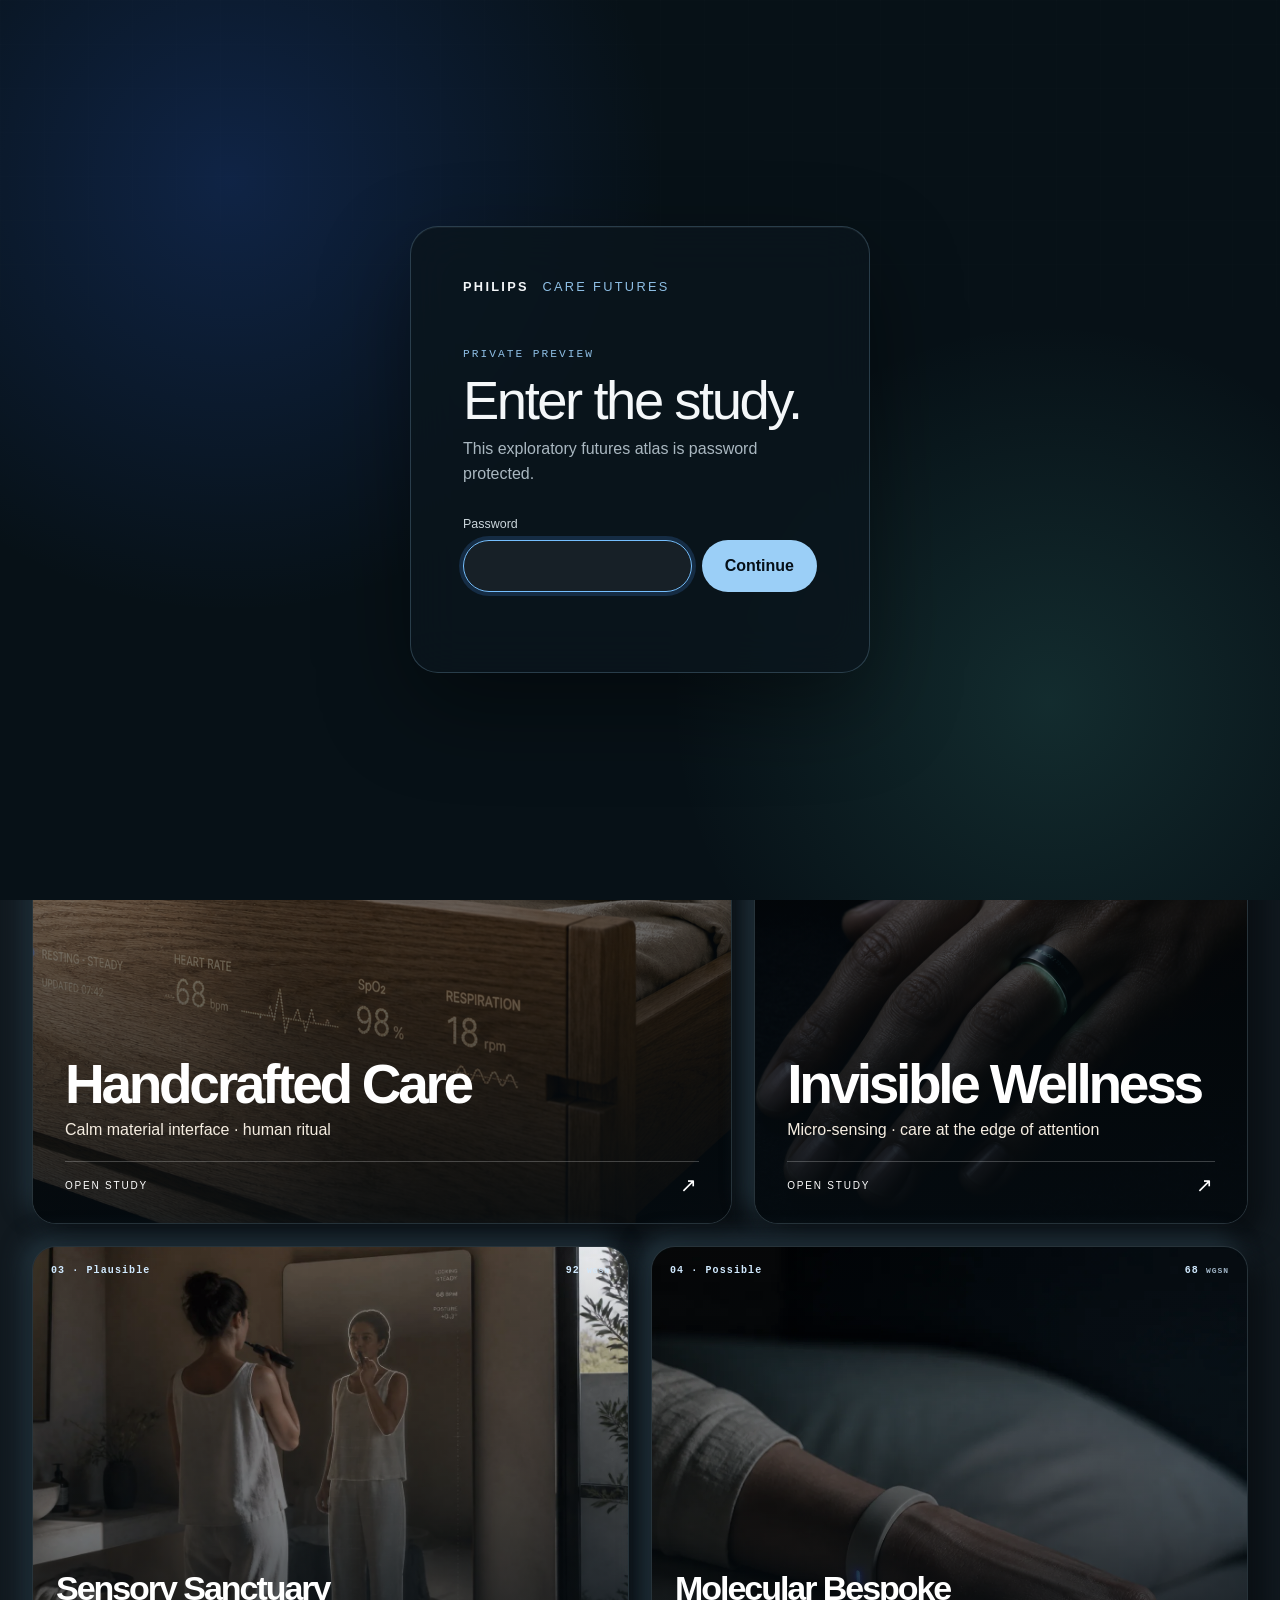
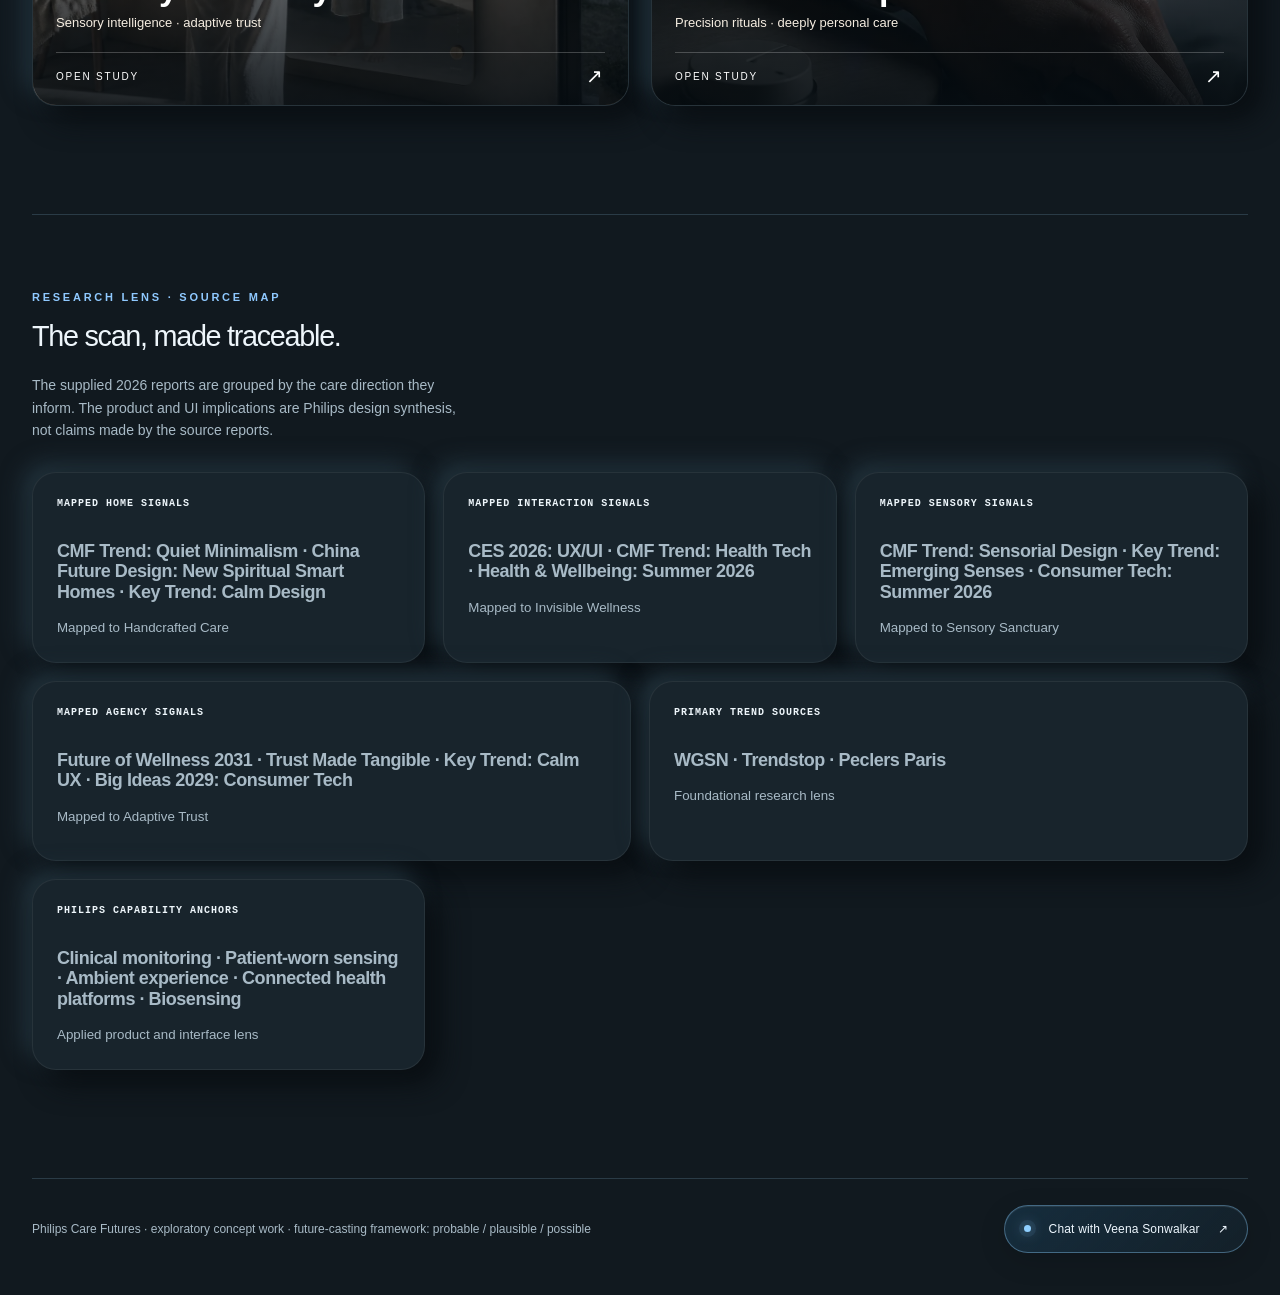
<file: index.html>
<!doctype html>
<html lang="en">
<head>
  <meta charset="utf-8">
  <meta name="viewport" content="width=device-width,initial-scale=1">
  <meta name="robots" content="noindex,nofollow,noarchive">
  <meta name="description" content="Philips Care Futures trend atlas">
  <title>Philips Care Futures</title>
  <link rel="stylesheet" href="password-gate.css?v=20260812">
  <script src="password-gate.js?v=20261027-sonwalkar"></script>
  <link rel="stylesheet" href="styles.css?v=20260916-direction-signals">
</head>
<body>
  <main class="shell">
    <header class="masthead">
      <a class="brand" href="index.html">PHILIPS <span>CARE FUTURES</span></a>
      <div class="masthead__meta">Trend atlas · 2026–2038</div>
    </header>
    <section class="hero hero--home">
      <div>
        <p class="eyebrow">Care futures · an exploratory study</p>
        <h1>Care, made<br>more human.</h1>
      </div>
      <div>
        <p class="hero__lead">Four directions for the rituals, spaces and interfaces of generational health and wellbeing.</p>
        <p class="hero__small">Each direction combines horizon scanning, interaction principles and original visual exploration. Choose a card to open its full study.</p>
        <div class="future-key"><span class="pill">Probable</span><span class="pill">Plausible</span><span class="pill">Possible</span></div>
      </div>
    </section>
    <section class="atlas-directions" aria-label="Care future directions">
      <div class="atlas-directions__bar"><p class="eyebrow">01—04 · Care directions</p><p>Begin with the near horizon, then move outward.</p></div>
      <div id="theme-grid" class="grid theme-grid"></div>
    </section>
    <section class="source-section" aria-labelledby="sources">
      <p class="eyebrow">Research lens · source map</p>
      <h2 id="sources" class="hero__lead">The scan, made traceable.</h2>
      <p class="hero__small">The supplied 2026 reports are grouped by the care direction they inform. The product and UI implications are Philips design synthesis, not claims made by the source reports.</p>
      <div id="source-grid" class="grid source-grid" style="margin-top:30px"></div>
    </section>
    <footer class="footer">
      <span class="footer__meta">Philips Care Futures · exploratory concept work · future-casting framework: probable / plausible / possible</span>
      <a class="footer__contact" href="mailto:veenatammanna.sonwalkar@philips.com?subject=Philips%20Care%20Futures"><span>Chat with Veena Sonwalkar</span><span aria-hidden="true">↗</span></a>
    </footer>
  </main>
  <script src="data.js?v=20260928-complete-scan"></script>
  <script src="script.js?v=20260928-interface-order"></script>
</body>
</html>
</file>
<file: password-gate.css>
:root.password-gate-pending {
  background: #071117;
}

:root.password-gate-pending body {
  visibility: hidden;
}

.password-gate {
  position: fixed;
  inset: 0;
  z-index: 2147483647;
  display: grid;
  place-items: center;
  overflow: auto;
  padding: 24px;
  visibility: visible;
  color: #f4f7f9;
  background:
    radial-gradient(circle at 18% 20%, rgba(49, 111, 255, 0.2), transparent 34%),
    radial-gradient(circle at 82% 78%, rgba(99, 225, 203, 0.13), transparent 30%),
    #071117;
  font-family: Arial, Helvetica, sans-serif;
}

.password-gate::before {
  position: absolute;
  inset: 0;
  pointer-events: none;
  content: "";
  opacity: 0.22;
  background-image: linear-gradient(rgba(255, 255, 255, 0.03) 1px, transparent 1px),
    linear-gradient(90deg, rgba(255, 255, 255, 0.03) 1px, transparent 1px);
  background-size: 44px 44px;
  mask-image: linear-gradient(to bottom, black, transparent 78%);
}

.password-gate__panel {
  position: relative;
  width: min(100%, 460px);
  padding: clamp(28px, 6vw, 52px);
  border: 1px solid rgba(146, 190, 220, 0.24);
  border-radius: 28px;
  background: rgba(10, 21, 29, 0.82);
  box-shadow: 0 34px 90px rgba(0, 0, 0, 0.42), inset 0 1px rgba(255, 255, 255, 0.05);
  backdrop-filter: blur(24px);
}

.password-gate__brand,
.password-gate__eyebrow {
  margin: 0;
  text-transform: uppercase;
  letter-spacing: 0.18em;
}

.password-gate__brand {
  font-size: 0.8rem;
  font-weight: 700;
}

.password-gate__brand span {
  margin-left: 0.6em;
  color: #8ebfe5;
  font-weight: 400;
}

.password-gate__eyebrow {
  margin-top: 54px;
  color: #8ebfe5;
  font-family: ui-monospace, SFMono-Regular, Menlo, Consolas, monospace;
  font-size: 0.7rem;
}

.password-gate h1 {
  margin: 14px 0 10px;
  font-size: clamp(2.15rem, 8vw, 3.4rem);
  font-weight: 400;
  letter-spacing: -0.045em;
  line-height: 0.98;
}

.password-gate__intro {
  margin: 0 0 30px;
  color: #aab8c1;
  font-size: 1rem;
  font-weight: 300;
  line-height: 1.55;
}

.password-gate label {
  display: block;
  margin-bottom: 9px;
  color: #cbd6dc;
  font-size: 0.78rem;
}

.password-gate__field {
  display: flex;
  gap: 10px;
}

.password-gate input,
.password-gate button {
  min-height: 52px;
  border-radius: 999px;
  font: inherit;
}

.password-gate input {
  min-width: 0;
  flex: 1;
  padding: 0 20px;
  border: 1px solid rgba(170, 197, 214, 0.28);
  outline: 0;
  color: #fff;
  background: rgba(255, 255, 255, 0.055);
}

.password-gate input:focus {
  border-color: #75bfff;
  box-shadow: 0 0 0 4px rgba(73, 155, 255, 0.18);
}

.password-gate button {
  padding: 0 23px;
  border: 0;
  color: #061018;
  background: #9bcff7;
  cursor: pointer;
  font-weight: 700;
}

.password-gate button:hover {
  background: #c5e6ff;
}

.password-gate button:focus-visible {
  outline: 3px solid #fff;
  outline-offset: 3px;
}

.password-gate__error {
  min-height: 1.4em;
  margin: 10px 0 0;
  color: #ff9b92;
  font-size: 0.82rem;
}

@media (max-width: 480px) {
  .password-gate__field {
    flex-direction: column;
  }

  .password-gate button {
    width: 100%;
  }
}

@media (prefers-reduced-motion: no-preference) {
  .password-gate__panel {
    animation: password-gate-in 420ms ease-out both;
  }

  @keyframes password-gate-in {
    from { opacity: 0; transform: translateY(12px) scale(0.985); }
    to { opacity: 1; transform: none; }
  }
}
</file>
<file: styles.css>
@import url("interface-examples.css?v=20260809-evidence1");
:root{--ink:#25211d;--muted:#71695d;--paper:#f8f2e8;--panel:#eee2cc;--blue:#0b5ed7;--line:#d9cbb4;--radius:32px;--shadow:0 18px 45px rgba(69,47,16,.10);font-family:Inter,-apple-system,BlinkMacSystemFont,"Segoe UI",sans-serif;color:var(--ink);background:var(--paper)}
*{box-sizing:border-box}html{scroll-behavior:smooth}body{margin:0;min-width:320px;background:radial-gradient(circle at 100% 0,#f1e5d0 0,transparent 34%),var(--paper)}a{color:inherit}button,a{font:inherit}a:focus-visible{outline:3px solid var(--blue);outline-offset:4px}.shell{width:min(1440px,calc(100% - 48px));margin:auto}.masthead{display:flex;justify-content:space-between;align-items:center;padding:24px 0 20px;border-bottom:1px solid var(--line)}.brand{font-size:15px;font-weight:800;letter-spacing:.02em;text-decoration:none}.brand span{color:var(--blue)}.masthead__meta{font-size:11px;letter-spacing:.18em;text-transform:uppercase;color:var(--muted)}.eyebrow{font-size:11px;font-weight:700;letter-spacing:.25em;text-transform:uppercase;color:#9f8f77;margin:0 0 18px}.hero{padding:62px 0 42px}.hero--home{display:grid;grid-template-columns:1.05fr .95fr;gap:44px;align-items:end}.hero h1{font-family:Inter,-apple-system,BlinkMacSystemFont,"Segoe UI",sans-serif;font-size:clamp(48px,7vw,100px);line-height:.93;letter-spacing:-.065em;margin:0;color:var(--blue)}.hero__lead{font-family:Inter,-apple-system,BlinkMacSystemFont,"Segoe UI",sans-serif;font-size:clamp(22px,2.5vw,34px);line-height:1.22;margin:0;max-width:720px}.hero__small{font-size:15px;line-height:1.55;color:var(--muted);max-width:520px;margin:22px 0 0}.future-key{display:flex;gap:10px;flex-wrap:wrap;margin:26px 0 0}.pill{display:inline-flex;align-items:center;border-radius:999px;background:var(--ink);color:white;padding:9px 14px;font-size:11px;font-weight:800;letter-spacing:.16em;text-transform:uppercase}.pill--blue{background:var(--blue)}.grid{display:grid;gap:22px}.theme-grid{grid-template-columns:repeat(5,1fr);padding-bottom:76px}.theme-card{display:flex;min-height:425px;flex-direction:column;justify-content:end;position:relative;overflow:hidden;border-radius:28px;background:#201f1d;color:white;text-decoration:none;box-shadow:var(--shadow);isolation:isolate;transition:transform .28s ease,box-shadow .28s ease}.theme-card:hover{transform:translateY(-7px);box-shadow:0 26px 60px rgba(35,24,11,.22)}.theme-card:before{content:"";position:absolute;inset:0;background:linear-gradient(180deg,rgba(10,8,5,.05) 20%,rgba(10,8,5,.88) 100%);z-index:-1}.theme-card img{position:absolute;inset:0;width:100%;height:100%;object-fit:cover;z-index:-2;transition:transform .5s ease}.theme-card:hover img{transform:scale(1.04)}.theme-card__top{position:absolute;top:18px;left:18px;right:18px;display:flex;justify-content:space-between;gap:8px;font-size:11px;font-weight:700;letter-spacing:.16em}.theme-card__body{padding:21px}.theme-card h2{font-size:28px;line-height:.95;letter-spacing:-.06em;margin:0 0 10px}.theme-card p{font-size:13px;line-height:1.38;margin:0;color:#f5ede1}.theme-card__link{margin-top:18px;font-size:11px;letter-spacing:.18em;text-transform:uppercase}.source-section{padding:38px 0 80px;border-top:1px solid var(--line)}.source-grid{grid-template-columns:repeat(5,1fr)}.source-card{background:#f0e3cc;border-radius:24px;padding:26px;min-height:205px}.source-card h3{font-size:12px;letter-spacing:.16em;text-transform:uppercase;color:#9b8a71;margin:0 0 32px}.source-card p{font-size:20px;line-height:1.13;font-weight:750;color:var(--blue);margin:0}.source-card small{display:block;margin-top:16px;color:var(--muted);line-height:1.5}.footer{padding:32px 0 42px;font-size:12px;color:var(--muted);border-top:1px solid var(--line)}
.detail{padding:40px 0 80px}.back{display:inline-flex;gap:8px;align-items:center;font-size:12px;letter-spacing:.14em;text-transform:uppercase;text-decoration:none;color:var(--muted);margin-bottom:38px}.trend-panel{background:var(--panel);border-radius:var(--radius);padding:clamp(28px,4vw,58px);display:grid;grid-template-columns:1.08fr .92fr;gap:48px}.trend-panel h1{font-family:Inter,-apple-system,BlinkMacSystemFont,"Segoe UI",sans-serif;font-size:clamp(54px,7.5vw,110px);letter-spacing:-.075em;line-height:.86;color:var(--blue);margin:20px 0}.trend-panel__copy{font-size:21px;line-height:1.36;max-width:660px;margin:0}.scoreline{display:flex;align-items:end;gap:25px;margin-top:48px}.scoreline span{font-size:70px;line-height:.8;color:var(--blue);font-weight:760;letter-spacing:-.08em}.scoreline small{font-size:11px;letter-spacing:.18em;text-transform:uppercase;color:#9f8f77;padding-bottom:6px}.detail-block{border-top:1px solid #d5c5aa;padding-top:22px;margin-top:22px}.detail-block h2{font-size:11px;letter-spacing:.2em;text-transform:uppercase;color:#9c8b73;margin:0 0 12px}.detail-block p{font-size:19px;line-height:1.28;margin:0;color:var(--blue);font-weight:700}.detail-block--dark p{color:var(--ink);font-weight:500}.gallery-header{display:flex;justify-content:space-between;align-items:end;margin:70px 0 22px}.gallery-header h2{font-family:Inter,-apple-system,BlinkMacSystemFont,"Segoe UI",sans-serif;font-size:clamp(34px,4vw,58px);letter-spacing:-.055em;margin:0}.gallery-header p{max-width:390px;color:var(--muted);font-size:14px;line-height:1.5}.gallery{grid-template-columns:repeat(5,1fr)}.gallery figure{margin:0;min-height:305px;position:relative;overflow:hidden;border-radius:22px;background:#ddd;box-shadow:0 10px 28px rgba(42,29,12,.11)}.gallery img{width:100%;height:100%;position:absolute;inset:0;object-fit:cover;transition:transform .45s ease}.gallery figure:hover img{transform:scale(1.05)}.gallery figcaption{position:absolute;left:0;right:0;bottom:0;padding:27px 16px 15px;color:#fff;font-size:12px;font-weight:700;letter-spacing:.04em;background:linear-gradient(transparent,rgba(0,0,0,.78));text-transform:capitalize}.detail-sources{margin-top:74px;padding-top:38px;border-top:1px solid var(--line)}.detail-sources h2{font-family:Inter,-apple-system,BlinkMacSystemFont,"Segoe UI",sans-serif;font-size:42px;letter-spacing:-.05em;margin:0 0 24px}.source-note{font-size:13px;color:var(--muted);line-height:1.5;max-width:800px;margin:0 0 25px}.source-compact{grid-template-columns:repeat(5,1fr)}.source-compact .source-card{min-height:178px;padding:22px}.source-compact .source-card p{font-size:16px}.theme--craft{--panel:#ebdfcd}.theme--invisible{--panel:#deece8}.theme--sensory{--panel:#eadfd7}.theme--trust{--panel:#dde8f2}.theme--molecular{--panel:#e9e0f1}
@media(max-width:1150px){.theme-grid,.gallery,.source-grid,.source-compact{grid-template-columns:repeat(3,1fr)}.theme-card{min-height:340px}.hero--home,.trend-panel{grid-template-columns:1fr}.hero--home{gap:20px}}@media(max-width:720px){.shell{width:min(100% - 28px,1440px)}.masthead__meta{display:none}.hero{padding:42px 0 28px}.theme-grid,.gallery,.source-grid,.source-compact{grid-template-columns:repeat(2,1fr);gap:14px}.theme-card{min-height:280px;border-radius:20px}.theme-card h2{font-size:24px}.theme-card__body{padding:16px}.theme-card p{font-size:12px}.source-card{min-height:170px;padding:20px}.source-card h3{margin-bottom:20px}.source-card p{font-size:17px}.trend-panel{border-radius:24px;padding:26px}.trend-panel h1{font-size:60px}.gallery-header{display:block;margin-top:48px}.gallery-header p{margin-top:12px}.gallery figure{min-height:220px}.detail-sources{margin-top:52px}.scoreline{margin-top:34px}}@media(max-width:420px){.theme-grid,.gallery,.source-grid,.source-compact{grid-template-columns:1fr}.theme-card{min-height:360px}.gallery figure{min-height:310px}}
.trend-brief{max-width:1120px;margin:0 auto;padding-bottom:12px}.brief-hero{padding:4px 0 62px}.brief-topline{display:flex;align-items:center;gap:18px;flex-wrap:wrap;margin:0 0 42px;color:#9e8d74;font-size:15px;letter-spacing:.25em;text-transform:uppercase;font-weight:700}.brief-topline span{display:inline-block;color:var(--blue);background:var(--panel);border-radius:999px;padding:11px 20px}.brief-hero h1{font-size:clamp(66px,10vw,150px);line-height:.83;letter-spacing:-.085em;color:var(--blue);margin:0 0 44px;font-family:Inter,-apple-system,BlinkMacSystemFont,"Segoe UI",sans-serif}.brief-headline{max-width:960px;margin:0;font-size:clamp(24px,3.5vw,42px);font-weight:650;letter-spacing:-.05em;line-height:1.25}.brief-horizon{margin:48px 0 0;border-left:4px solid #c46d2a;padding:5px 0 5px 32px;max-width:910px}.brief-horizon p{margin:0 0 17px;color:#9e8d74;font-size:13px;letter-spacing:.22em;font-weight:700;text-transform:uppercase}.brief-horizon div{font-size:25px;line-height:1.43}.brief-story{display:grid;grid-template-columns:1fr 1fr;gap:44px 64px;align-items:start}.brief-story section{font-size:28px;line-height:1.5}.brief-story section p:last-child{margin:0}.brief-image{grid-row:span 2;margin:0;position:relative;overflow:hidden;border-radius:32px;min-height:570px;background:#d8c7ae}.brief-image img{width:100%;height:100%;position:absolute;inset:0;object-fit:cover}.brief-image figcaption{position:absolute;left:0;right:0;bottom:0;color:white;padding:48px 28px 24px;font-size:13px;letter-spacing:.14em;text-transform:uppercase;background:linear-gradient(transparent,rgba(0,0,0,.7))}.scenario-trigger{position:relative;display:block;width:100%;height:100%;border:0;padding:0;background:none;cursor:pointer;text-align:left;overflow:hidden;color:white}.scenario-trigger:focus-visible{outline:4px solid var(--blue);outline-offset:-4px}.scenario-trigger>span{position:absolute;top:14px;right:14px;padding:8px 10px;border-radius:999px;background:rgba(29,38,45,.78);color:white;font-size:10px;font-weight:700;letter-spacing:.11em;text-transform:uppercase;opacity:0;transform:translateY(-4px);transition:opacity .2s ease,transform .2s ease}.scenario-trigger:hover>span,.scenario-trigger:focus-visible>span{opacity:1;transform:translateY(0)}.visual-sequence{margin-top:64px}.visual-sequence>div{display:grid;grid-template-columns:repeat(3,1fr);gap:20px}.visual-sequence figure{height:310px;margin:0;position:relative;overflow:hidden;border-radius:24px;background:#d8c7ae}.visual-sequence img{width:100%;height:100%;object-fit:cover;transition:transform .35s ease}.visual-sequence figure:hover img{transform:scale(1.04)}.visual-sequence figcaption{position:absolute;bottom:0;left:0;right:0;padding:30px 16px 14px;color:white;text-transform:capitalize;font-size:12px;letter-spacing:.08em;background:linear-gradient(transparent,rgba(0,0,0,.78));pointer-events:none}.brief-values{margin:66px 0 0;padding:38px 54px;background:var(--panel);border-radius:36px;display:grid;gap:21px}.brief-values div{display:grid;grid-template-columns:220px 1fr;gap:18px;align-items:baseline}.brief-values span{font-size:13px;color:#9d8b72;letter-spacing:.2em;text-transform:uppercase;font-weight:700}.brief-values strong{font-size:25px;line-height:1.25}.brief-specs{display:grid;grid-template-columns:repeat(3,1fr);gap:1px;margin-top:56px;background:var(--line);border-radius:26px;overflow:hidden;border:1px solid var(--line)}.brief-specs>div{background:var(--paper);padding:28px;min-height:160px}.brief-specs .eyebrow{margin-bottom:14px}.brief-specs strong{display:block;font-size:21px;line-height:1.3;color:var(--blue)}.scenario-dialog{width:min(900px,calc(100% - 32px));max-height:calc(100dvh - 36px);padding:0;border:0;border-radius:28px;background:var(--paper);box-shadow:0 28px 90px rgba(28,22,14,.35)}.scenario-dialog::backdrop{background:rgba(38,30,20,.68);backdrop-filter:blur(5px)}.scenario-dialog__inner{position:relative;padding:34px}.scenario-dialog__inner .eyebrow{margin:0 0 12px}.scenario-dialog h2{margin:0 52px 22px 0;color:var(--blue);font-size:clamp(27px,4vw,44px);letter-spacing:-.055em;line-height:1}.scenario-dialog img{display:block;width:100%;height:auto;border-radius:18px;background:#fff;border:1px solid var(--line)}.scenario-dialog__caption{margin:18px 0 0;max-width:710px;font-size:19px;line-height:1.45}.scenario-dialog__close{position:absolute;top:20px;right:20px;width:38px;height:38px;border:0;border-radius:50%;background:var(--panel);color:var(--ink);font-size:28px;line-height:1;cursor:pointer}.scenario-dialog__close:focus-visible{outline:3px solid var(--blue);outline-offset:3px}
@media(max-width:720px){.brief-hero{padding-bottom:46px}.brief-topline{gap:10px;font-size:11px;margin-bottom:28px}.brief-topline span{padding:9px 13px}.brief-hero h1{font-size:65px;margin-bottom:27px}.brief-headline{font-size:25px;line-height:1.25}.brief-horizon{margin-top:32px;padding-left:20px}.brief-horizon div{font-size:20px}.brief-story{display:flex;flex-direction:column;gap:34px}.brief-story section{font-size:23px}.brief-image{width:100%;min-height:400px;order:1}.brief-story section:first-child{order:0}.brief-story section:last-child{order:2}.brief-values{margin-top:45px;padding:28px 24px;border-radius:27px;gap:16px}.brief-values div{grid-template-columns:110px 1fr;gap:12px}.brief-values span{font-size:10px}.brief-values strong{font-size:20px}.brief-specs{grid-template-columns:1fr;margin-top:42px}.brief-specs>div{min-height:auto;padding:23px}.brief-specs strong{font-size:19px}.scenario-dialog__inner{padding:24px 18px}.scenario-dialog h2{font-size:30px}.scenario-dialog__caption{font-size:17px}.scenario-trigger>span{opacity:1;transform:none;font-size:9px;top:10px;right:10px}}
@media(prefers-reduced-motion:reduce){*,*:before,*:after{scroll-behavior:auto!important;transition:none!important}}
.brief-image>.scenario-trigger{position:absolute;inset:0}
.brief-image figcaption{pointer-events:none}
.trend-lens{margin-top:64px;padding-top:38px;border-top:1px solid var(--line)}.trend-lens h2{margin:0 0 28px;color:var(--blue);font-size:clamp(32px,4vw,52px);letter-spacing:-.06em;line-height:.96}.trend-lens__grid{display:grid;grid-template-columns:repeat(2,1fr);gap:14px}.trend-lens__grid article{min-height:172px;padding:24px;border:1px solid var(--line);border-radius:22px;background:rgba(255,255,255,.28)}.trend-lens__grid p{margin:0 0 18px;color:#9d8b72;font-size:11px;font-weight:700;letter-spacing:.2em;text-transform:uppercase}.trend-lens__grid strong{font-size:19px;line-height:1.4;font-weight:600}.trend-lens__evidence{margin:20px 0 0;color:var(--muted);font-size:12px;line-height:1.5}
@media(max-width:720px){.trend-lens{margin-top:46px;padding-top:30px}.trend-lens h2{font-size:34px}.trend-lens__grid{grid-template-columns:1fr}.trend-lens__grid article{min-height:auto;padding:21px}.trend-lens__grid strong{font-size:18px}}
/* Dimensional care surfaces: depth signals interaction without competing with clinical clarity. */
body{background:radial-gradient(circle at 82% 5%,rgba(118,190,255,.26),transparent 23%),radial-gradient(circle at 2% 34%,rgba(244,190,116,.20),transparent 28%),var(--paper)}.hero--home{position:relative;isolation:isolate}.hero--home:after{content:"";position:absolute;right:2%;top:2%;width:min(36vw,510px);height:min(36vw,510px);border-radius:50%;background:radial-gradient(circle at 35% 32%,rgba(255,255,255,.92),rgba(169,217,255,.56) 28%,rgba(91,95,242,.23) 62%,transparent 70%);filter:blur(4px);z-index:-1;opacity:.82}.future-key .pill{box-shadow:7px 7px 14px rgba(117,94,66,.17),-5px -5px 12px rgba(255,255,255,.88);border:1px solid rgba(255,255,255,.55)}.theme-card{border:1px solid rgba(255,255,255,.55);box-shadow:16px 19px 35px rgba(72,49,21,.2),-7px -7px 16px rgba(255,255,255,.7);transform:translateZ(0)}.theme-card:hover{transform:translateY(-9px) rotateX(1.3deg) rotateY(-1.3deg);box-shadow:25px 29px 54px rgba(72,49,21,.25),-9px -9px 18px rgba(255,255,255,.82)}.source-card,.brief-values,.trend-lens__grid article{border:1px solid rgba(255,255,255,.72);box-shadow:10px 11px 25px rgba(111,83,45,.14),-7px -7px 16px rgba(255,255,255,.68)}.brief-values{box-shadow:inset 1px 1px 0 rgba(255,255,255,.76),inset -8px -8px 18px rgba(158,126,83,.09),12px 14px 30px rgba(111,83,45,.11)}.brief-specs{box-shadow:12px 15px 32px rgba(111,83,45,.14),-6px -6px 16px rgba(255,255,255,.62)}.brief-specs>div{box-shadow:inset 1px 1px 0 rgba(255,255,255,.8),inset -6px -6px 14px rgba(122,96,59,.06)}.brief-image,.visual-sequence figure{box-shadow:17px 22px 40px rgba(43,30,12,.25),-7px -7px 16px rgba(255,255,255,.58);border:1px solid rgba(255,255,255,.5)}.scenario-trigger>span{box-shadow:5px 6px 12px rgba(0,0,0,.25),inset 1px 1px 0 rgba(255,255,255,.18)}.scenario-dialog{border:1px solid rgba(255,255,255,.76);box-shadow:25px 30px 95px rgba(28,22,14,.4),-7px -7px 18px rgba(255,255,255,.35)}.scenario-dialog__close{box-shadow:inset 2px 2px 4px rgba(255,255,255,.9),inset -3px -3px 7px rgba(109,86,52,.17),4px 5px 10px rgba(92,69,38,.15)}.trend-lens__grid article{background:linear-gradient(145deg,rgba(255,255,255,.64),rgba(241,231,212,.48));}.trend-lens__grid article:nth-child(2){transform:translateY(9px)}.trend-lens__grid article:nth-child(4){transform:translateY(9px)}
@media(max-width:720px){.hero--home:after{width:260px;height:260px;right:-52px;top:-30px}.theme-card:hover{transform:translateY(-5px)}.trend-lens__grid article:nth-child(2),.trend-lens__grid article:nth-child(4){transform:none}}
@media(max-width:720px){.visual-sequence{margin-top:42px}.visual-sequence>div{grid-template-columns:1fr;gap:14px}.visual-sequence figure{height:290px;border-radius:20px}}
/* Philips brand system overrides the earlier exploratory dimensional treatment. */
:root{--ink:#00126e;--muted:#374151;--paper:#fff;--panel:#f8f9fa;--blue:#0b5ed7;--line:#e9ecef;--radius:0;font-family:"Neue Frutiger World","Frutiger","Arial",sans-serif}body{background:#fff;color:var(--ink)}.shell{width:min(1440px,calc(100% - 48px))}.masthead{background:var(--blue);border:0;padding:22px 28px}.brand{display:flex;align-items:center;gap:18px;color:#fff;text-decoration:none}.brand img{display:block;width:118px;height:auto}.brand span{color:#fff;font-size:14px;font-weight:600;letter-spacing:.02em}.masthead__meta{color:#fff}.hero--home:after{display:none}.hero h1,.hero__lead,.trend-brief h1,.trend-lens h2,.product-reframe h2,.detail-sources h2{color:var(--ink)}.hero h1{color:var(--blue)}.hero__small,.source-note{color:var(--muted)}.eyebrow{color:var(--dark-blue,#00126e)}.future-key .pill{box-shadow:none;border:1px solid var(--blue);border-radius:999px;background:#fff;color:var(--blue)}.future-key .pill--blue{background:var(--blue);color:#fff}.theme-card,.source-card,.brief-values,.brief-specs,.brief-specs>div,.brief-image,.visual-sequence figure,.trend-lens__grid article,.scenario-dialog{border-radius:0!important;box-shadow:none!important}.theme-card{border:1px solid var(--line);transform:none!important}.theme-card:before{background:rgba(0,18,110,.38)}.theme-card:hover{transform:none!important;border-color:var(--blue);box-shadow:none!important}.theme-card img{transition:none}.theme-card:hover img{transform:none}.source-card{background:var(--panel);border:1px solid var(--line)}.brief-values,.trend-lens__grid article{background:#fff;border:1px solid var(--line)}.brief-specs{border-color:var(--line)}.brief-specs>div{background:#fff}.brief-image,.visual-sequence figure{border:1px solid var(--line)}.brief-image figcaption,.visual-sequence figcaption{background:rgba(0,18,110,.8)}.scenario-trigger>span{box-shadow:none;border:1px solid #fff;border-radius:999px;background:var(--blue)}.scenario-dialog{border:1px solid var(--line)}.scenario-dialog__close{border-radius:0;box-shadow:none;background:#fff;border:1px solid var(--line);color:var(--blue)}.trend-lens__grid article:nth-child(2),.trend-lens__grid article:nth-child(4){transform:none}.theme--craft{--panel:#fcfcc2}.theme--invisible{--panel:#bdf0ff}.theme--sensory{--panel:#f1defc}.theme--trust{--panel:#9cf6fb}.theme--molecular{--panel:#ffe5f9}.product-reframe{margin-top:64px;padding:38px 0;border-top:1px solid var(--line);border-bottom:1px solid var(--line)}.product-reframe h2{max-width:880px;margin:0 0 30px;font-size:clamp(32px,4vw,52px);letter-spacing:-.06em;line-height:.96}.product-reframe__grid{display:grid;grid-template-columns:1fr 1fr 1.45fr;border:1px solid var(--line)}.product-reframe__grid p{margin:0;padding:26px;border-right:1px solid var(--line);min-height:170px}.product-reframe__grid p:last-child{border-right:0}.product-reframe__grid span{display:block;margin-bottom:18px;color:var(--blue);font-size:11px;font-weight:700;letter-spacing:.18em;text-transform:uppercase}.product-reframe__grid strong{font-size:21px;line-height:1.35}.product-reframe__idea{background:var(--panel)}.product-reframe__note{margin:16px 0 0;color:var(--muted);font-size:12px;line-height:1.5}.footer{border-top:1px solid var(--line);color:var(--muted)}
@media(max-width:720px){.shell{width:min(100% - 28px,1440px)}.masthead{padding:18px}.brand img{width:96px}.brand span{font-size:12px}.product-reframe{margin-top:46px;padding:30px 0}.product-reframe__grid{grid-template-columns:1fr}.product-reframe__grid p{min-height:auto;border-right:0;border-bottom:1px solid var(--line)}.product-reframe__grid p:last-child{border-bottom:0}}

/* Clinical neumorphic visual layer — replaces the legacy blue banner with quiet,
   touchable surfaces inspired by contemporary diagnostic workspaces. */
:root{--ink:#eef6fb;--muted:#a8bac6;--paper:#11191f;--panel:#18242c;--panel-raised:#1c2a33;--blue:#6eb7ff;--line:#2a3b46;--radius:24px}
body{background:var(--paper)!important;color:var(--ink)!important}
.masthead{display:none!important}
.hero--home{padding-top:72px}.detail{padding-top:58px}
.hero h1,.hero__lead,.trend-brief h1,.trend-lens h2,.product-reframe h2,.detail-sources h2{color:var(--ink)!important}.hero h1{color:#dff0ff!important}.hero__small,.source-note,.product-reframe__note{color:var(--muted)!important}.eyebrow{color:#8fc9ff!important}
.back{color:var(--blue)!important}.back:hover{color:#dff0ff!important}
.future-key .pill{background:var(--panel-raised)!important;color:#cce8ff!important;border:1px solid rgba(255,255,255,.07)!important;border-radius:999px!important;box-shadow:7px 7px 14px #0a1014,-5px -5px 12px #22333e!important}.future-key .pill--blue{background:#1c6eb8!important;color:#fff!important;box-shadow:inset 2px 2px 4px rgba(255,255,255,.18),inset -3px -3px 7px rgba(0,0,0,.24),7px 7px 14px #0a1014!important}
.theme-card,.source-card,.brief-values,.trend-lens__grid article,.brief-image,.visual-sequence figure,.scenario-dialog{background:var(--panel)!important;border:1px solid rgba(255,255,255,.065)!important;border-radius:var(--radius)!important;box-shadow:14px 14px 28px #090e12,-9px -9px 22px #22333d!important}
.theme-card{overflow:hidden;transform:none!important}.theme-card:hover{border-color:rgba(110,183,255,.7)!important;box-shadow:inset 0 0 0 1px rgba(110,183,255,.28),15px 15px 30px #090e12,-9px -9px 22px #253944!important}.theme-card:before{background:linear-gradient(180deg,rgba(5,12,17,.03),rgba(5,12,17,.88))!important}.theme-card img{filter:saturate(.82) contrast(1.03)}
.source-card{color:var(--ink)!important}.source-card p,.source-card li{color:var(--muted)!important}.source-card h3{color:var(--ink)!important}.source-card__type{color:#8fc9ff!important}
.trend-lens{border-color:var(--line)!important}.trend-lens__grid article{color:var(--muted)!important}.trend-lens__grid h3{color:var(--ink)!important}.trend-lens__grid article:nth-child(2),.trend-lens__grid article:nth-child(4){transform:none!important}
.brief-values{color:var(--ink)!important}.brief-values dt{color:#8fc9ff!important}.brief-values dd{color:var(--ink)!important}
.brief-specs{overflow:hidden;background:var(--panel)!important;border:1px solid rgba(255,255,255,.065)!important;border-radius:var(--radius)!important;box-shadow:14px 14px 28px #090e12,-9px -9px 22px #22333d!important}.brief-specs>div{background:transparent!important;border-color:var(--line)!important;border-radius:0!important;box-shadow:none!important}.brief-specs dt{color:#8fc9ff!important}.brief-specs dd{color:var(--ink)!important}
.brief-image,.visual-sequence figure{overflow:hidden}.brief-image figcaption,.visual-sequence figcaption{background:rgba(12,20,26,.88)!important;color:#eff7ff!important}.visual-sequence figcaption span{color:#9fc8e9!important}.scenario-trigger>span{background:#1b6fb8!important;border-color:rgba(255,255,255,.22)!important;box-shadow:5px 5px 10px #090e12,-3px -3px 8px #29404d!important}
.product-reframe{border:0!important}.product-reframe h2{color:var(--ink)!important}.product-reframe__grid{overflow:hidden;background:var(--panel)!important;border:1px solid rgba(255,255,255,.065)!important;border-radius:var(--radius)!important;box-shadow:14px 14px 28px #090e12,-9px -9px 22px #22333d!important}.product-reframe__grid p{background:transparent!important;color:var(--ink)!important;border-color:var(--line)!important;border-radius:0!important}.product-reframe__grid span{color:#8fc9ff!important}.product-reframe__idea{background:#1b2b35!important}
.scenario-dialog{background:#17232b!important;color:var(--ink)!important}.scenario-dialog__close{background:var(--panel-raised)!important;color:#dff0ff!important;border:1px solid rgba(255,255,255,.1)!important;border-radius:50%!important;box-shadow:5px 5px 10px #090e12,-3px -3px 8px #253944!important}.scenario-dialog p{color:var(--muted)!important}
.footer{border-color:var(--line)!important;color:var(--muted)!important}
@media(max-width:720px){.hero--home{padding-top:42px}.detail{padding-top:36px}.theme-card,.source-card,.brief-values,.trend-lens__grid article,.brief-image,.visual-sequence figure,.brief-specs,.product-reframe__grid{border-radius:18px!important}}

/* Editorial product-atlas layout: a large visual entry point, concise system
   metadata and a staggered sequence rather than five equal marketing tiles. */
.shell{width:min(1600px,calc(100% - 64px))}
.hero--home{grid-template-columns:minmax(0,7fr) minmax(280px,4fr);gap:clamp(34px,7vw,128px);padding:clamp(88px,12vw,162px) 0 54px;border-bottom:1px solid var(--line)}
.hero--home h1{max-width:900px;font-size:clamp(64px,9.3vw,158px);line-height:.84;letter-spacing:-.09em}.hero--home>div:last-child{padding-bottom:8px}.hero__lead{font-size:clamp(24px,2.25vw,38px);letter-spacing:-.045em;line-height:1.08}.hero__small{font-size:14px;line-height:1.62;max-width:440px}
.atlas-directions{padding:30px 0 108px}.atlas-directions__bar{display:flex;align-items:center;justify-content:space-between;gap:24px;margin:0 0 22px}.atlas-directions__bar .eyebrow{margin:0}.atlas-directions__bar p:last-child{margin:0;color:var(--muted);font-size:12px;letter-spacing:.03em}
.theme-grid{grid-template-columns:repeat(12,minmax(0,1fr));grid-auto-flow:dense;gap:22px;padding:0}.theme-card{min-height:420px;isolation:isolate}.theme-card--1{grid-column:span 7;min-height:700px}.theme-card--2{grid-column:span 5;min-height:700px}.theme-card--3,.theme-card--4,.theme-card--5{grid-column:span 4;min-height:460px}.theme-card__top{font-family:ui-monospace,SFMono-Regular,Menlo,monospace;font-size:10px;letter-spacing:.11em;color:#d1eaff}.theme-card--1 h2,.theme-card--2 h2{font-size:clamp(42px,4.3vw,72px);line-height:.88}.theme-card--1 .theme-card__body,.theme-card--2 .theme-card__body{padding:32px}.theme-card--1 p,.theme-card--2 p{font-size:16px;max-width:580px}.theme-card__link{display:flex;justify-content:space-between;align-items:center;padding-top:18px;margin-top:20px;border-top:1px solid rgba(255,255,255,.22);font-size:10px}.theme-card__link b{font-size:20px;font-weight:400;line-height:0}.theme-card--3 .theme-card__body,.theme-card--4 .theme-card__body,.theme-card--5 .theme-card__body{padding:23px}.theme-card--3 h2,.theme-card--4 h2,.theme-card--5 h2{font-size:34px}
.source-section{padding:76px 0 108px;border-top:1px solid var(--line)}.source-section>.hero__lead{max-width:760px}.source-grid{grid-template-columns:repeat(12,minmax(0,1fr));gap:18px}.source-card{grid-column:span 4;min-height:180px;padding:24px}.source-card:nth-child(4),.source-card:nth-child(5){grid-column:span 6}.source-card h3{font-family:ui-monospace,SFMono-Regular,Menlo,monospace;font-size:10px;line-height:1.4;letter-spacing:.1em;margin-bottom:30px}.source-card p{font-size:18px;letter-spacing:-.025em}.footer{display:flex;justify-content:space-between;padding:26px 0 42px}
.scan-section{padding:82px 0 88px;border-top:1px solid var(--line)}.scan-section__intro{display:grid;grid-template-columns:minmax(0,1.2fr) minmax(260px,.62fr);gap:42px;align-items:end;margin-bottom:32px}.scan-section h2{max-width:760px;margin:0;color:#f2f8fc;font-size:clamp(42px,5vw,72px);font-weight:500;line-height:.94;letter-spacing:-.065em}.scan-section__intro>p{margin:0;color:#aebfca;font-size:14px;font-weight:400;line-height:1.58}.scan-grid{display:grid;grid-template-columns:repeat(4,minmax(0,1fr));gap:14px}.scan-card{overflow:hidden;border:1px solid rgba(155,218,255,.16);border-radius:20px;background:#172832;box-shadow:14px 14px 28px #090e12,-9px -9px 22px #22333d}.scan-card img{display:block;width:100%;aspect-ratio:1.18;object-fit:cover;object-position:center}.scan-card__body{display:flex;min-height:272px;flex-direction:column;padding:18px}.scan-card__meta{display:flex;align-items:center;justify-content:space-between;gap:12px;color:#90cfff;font-family:ui-monospace,SFMono-Regular,Menlo,monospace;font-size:9px;letter-spacing:.11em;text-transform:uppercase}.scan-card__meta span{padding:5px 7px;border:1px solid rgba(144,207,255,.45);border-radius:999px}.scan-card__meta small{overflow:hidden;color:#9eb7c5;font-size:8px;text-overflow:ellipsis;white-space:nowrap}.scan-card h3{margin:18px 0 10px;color:#f0f8fc;font-size:25px;font-weight:500;line-height:.98;letter-spacing:-.045em}.scan-card p{margin:0;color:#b4c7d2;font-size:12px;font-weight:400;line-height:1.5}.scan-card footer{margin-top:auto;padding-top:17px;border-top:1px solid rgba(155,218,255,.15);color:#90cfff;font-family:ui-monospace,SFMono-Regular,Menlo,monospace;font-size:9px;line-height:1.4;letter-spacing:.06em;text-transform:uppercase}
/* Detail pages retain the same visual language but use a more legible report rhythm. */
.trend-brief{max-width:1280px}.brief-hero{display:grid;grid-template-columns:2fr minmax(280px,1fr);column-gap:64px;padding:24px 0 78px}.brief-topline,.brief-hero h1,.brief-headline{grid-column:1}.brief-horizon{grid-column:2;grid-row:2 / span 2;align-self:end;margin:0 0 44px;padding-left:24px}.brief-story{grid-template-columns:minmax(260px,.78fr) minmax(420px,1.22fr);gap:54px 72px}.brief-image{min-height:680px}.visual-sequence{margin-top:86px}.visual-sequence>div{grid-template-columns:repeat(3,minmax(0,1fr));gap:22px}.visual-sequence figure{height:370px}.brief-values{grid-template-columns:repeat(2,minmax(0,1fr));gap:0;margin-top:84px;padding:0;overflow:hidden}.brief-values div{display:block;padding:28px 32px;border-right:1px solid var(--line);border-bottom:1px solid var(--line)}.brief-values div:nth-child(even){border-right:0}.brief-values div:nth-last-child(-n+2){border-bottom:0}.brief-values span{display:block;margin-bottom:24px}.brief-values strong{font-size:22px}.trend-lens{margin-top:86px;padding-top:48px}.trend-lens__grid{grid-template-columns:repeat(4,minmax(0,1fr));gap:16px}.trend-lens__grid article{min-height:210px;padding:24px}.product-reframe{margin-top:86px;padding:0}.brief-specs{margin-top:72px}.detail-sources{margin-top:92px;padding-top:46px}.source-compact{grid-template-columns:repeat(12,minmax(0,1fr));gap:16px}.source-compact .source-card{grid-column:span 4}.source-compact .source-card:nth-child(4),.source-compact .source-card:nth-child(5){grid-column:span 6}
@media(max-width:1120px){.shell{width:min(100% - 40px,1600px)}.theme-card--1{grid-column:span 7}.theme-card--2{grid-column:span 5}.theme-card--3,.theme-card--4,.theme-card--5{grid-column:span 4}.brief-hero{grid-template-columns:1fr}.brief-horizon{grid-column:1;grid-row:auto;margin-top:38px}.trend-lens__grid{grid-template-columns:repeat(2,minmax(0,1fr))}.source-card{grid-column:span 6}.source-card:nth-child(4),.source-card:nth-child(5){grid-column:span 6}.source-compact .source-card,.source-compact .source-card:nth-child(4),.source-compact .source-card:nth-child(5){grid-column:span 6}}
@media(max-width:720px){.shell{width:min(100% - 28px,1600px)}.hero--home{display:block;padding:70px 0 34px}.hero--home h1{font-size:clamp(58px,17vw,92px)}.hero--home>div:last-child{margin-top:34px}.atlas-directions{padding:22px 0 62px}.atlas-directions__bar{align-items:flex-start}.atlas-directions__bar p:last-child{max-width:150px;text-align:right;line-height:1.4}.theme-grid{grid-template-columns:1fr;gap:16px}.theme-card,.theme-card--1,.theme-card--2,.theme-card--3,.theme-card--4,.theme-card--5{grid-column:span 1;min-height:430px}.theme-card--1 h2,.theme-card--2 h2{font-size:46px}.theme-card--1 .theme-card__body,.theme-card--2 .theme-card__body{padding:24px}.source-section{padding:58px 0 70px}.source-grid,.source-compact{grid-template-columns:1fr;gap:14px}.source-card,.source-card:nth-child(4),.source-card:nth-child(5),.source-compact .source-card,.source-compact .source-card:nth-child(4),.source-compact .source-card:nth-child(5){grid-column:span 1;min-height:auto}.footer{display:block;line-height:1.5}.brief-story{grid-template-columns:1fr;gap:34px}.brief-image{min-height:440px}.visual-sequence{margin-top:56px}.visual-sequence figure{height:300px}.brief-values{grid-template-columns:1fr;margin-top:56px}.brief-values div,.brief-values div:nth-child(even),.brief-values div:nth-last-child(-n+2){border-right:0;border-bottom:1px solid var(--line)}.brief-values div:last-child{border-bottom:0}.trend-lens{margin-top:56px}.trend-lens__grid{grid-template-columns:1fr}.product-reframe{margin-top:56px}.brief-specs{margin-top:52px}.detail-sources{margin-top:64px}.future-key .pill{font-size:9px;padding:9px 11px}}
@media(max-width:1120px){.scan-grid{grid-template-columns:repeat(2,minmax(0,1fr))}.scan-section__intro{grid-template-columns:1fr;gap:18px}}@media(max-width:720px){.scan-section{padding:58px 0 70px}.scan-grid{grid-template-columns:1fr}.scan-card__body{min-height:0}.scan-card img{aspect-ratio:1.5}}

/* Home scan grouped by the destination direction. */
.scan-grid{grid-template-columns:repeat(2,minmax(0,1fr));gap:34px 18px}.scan-direction{padding-top:16px;border-top:1px solid rgba(155,218,255,.2)}.scan-direction>header{display:flex;align-items:baseline;justify-content:space-between;gap:12px;margin-bottom:14px}.scan-direction>header span{color:#90cfff;font-family:ui-monospace,SFMono-Regular,Menlo,monospace;font-size:9px;letter-spacing:.11em;text-transform:uppercase}.scan-direction>header h3{margin:0;color:#eff8fd;font-size:24px;font-weight:500;letter-spacing:-.045em}.scan-direction__cards{display:grid;grid-template-columns:repeat(2,minmax(0,1fr));gap:14px}.scan-card{display:block;color:inherit;text-decoration:none}.scan-card:focus-visible{outline:3px solid #c8eaff;outline-offset:4px}.scan-card:hover{border-color:rgba(144,207,255,.66)}.scan-card footer{display:flex;align-items:center;justify-content:space-between;gap:8px}.scan-card footer b{font-size:18px;font-weight:400}@media(max-width:720px){.scan-grid,.scan-direction__cards{grid-template-columns:1fr}}

/* Glyph interface: visual instruments encode horizon, confidence and signal
   strength without turning the study into a conventional dashboard. */
.glyph-instrument{margin-top:86px;padding-top:48px;border-top:1px solid var(--line)}
.glyph-instrument>header{display:flex;align-items:end;justify-content:space-between;gap:32px;margin-bottom:30px}.glyph-instrument h2{margin:0;color:var(--ink);font-size:clamp(32px,4vw,52px);line-height:.96;letter-spacing:-.06em}.glyph-instrument>header>p{max-width:330px;margin:0;color:var(--muted);font-size:13px;line-height:1.5}
.glyph-instrument__grid{display:grid;grid-template-columns:minmax(260px,.72fr) minmax(360px,1.28fr);gap:18px;max-width:920px}.glyph-score,.glyph-horizon{margin:0;padding:26px;background:var(--panel);border:1px solid rgba(255,255,255,.065);border-radius:var(--radius);box-shadow:14px 14px 28px #090e12,-9px -9px 22px #22333d}
.glyph-score{display:flex;flex-direction:column;justify-content:space-between;min-height:286px}.glyph-score__rings{--size:165px;width:var(--size);height:var(--size);margin:0 auto 24px;border-radius:50%;display:grid;place-items:center;position:relative;background:conic-gradient(var(--blue) calc(var(--score) * 1%),#273842 0);box-shadow:inset 0 0 0 10px #11191f,7px 7px 15px #0b1115,-5px -5px 11px #293b46}.glyph-score__rings:before{content:"";width:116px;height:116px;border-radius:50%;background:var(--panel-raised);box-shadow:inset 5px 5px 10px #10191f,inset -5px -5px 10px #263944}.glyph-score__rings span{position:absolute;color:var(--ink);font-size:42px;font-weight:700;letter-spacing:-.09em;line-height:1}.glyph-score__rings small{font-size:11px;letter-spacing:0;font-weight:600;color:#9dcdf5;margin-left:3px}.glyph-score figcaption{display:flex;flex-direction:column;gap:6px;font-size:12px}.glyph-score figcaption strong{font-size:14px;color:var(--ink)}.glyph-score figcaption span{color:var(--muted)}
.glyph-horizon{display:flex;flex-direction:column;justify-content:center;min-height:286px}.glyph-horizon>p{margin:0 0 14px;color:#8fc9ff;font-family:ui-monospace,SFMono-Regular,Menlo,monospace;font-size:10px;letter-spacing:.13em;text-transform:uppercase}.glyph-horizon>strong{display:block;margin:0 0 36px;color:var(--ink);font-size:31px;line-height:1;letter-spacing:-.055em}.glyph-horizon__steps{display:grid;grid-template-columns:repeat(3,1fr);gap:8px;position:relative}.glyph-horizon__steps:before{content:"";position:absolute;left:12%;right:12%;top:9px;height:2px;background:#30434f}.glyph-horizon__steps span{position:relative;padding-top:30px;color:#71858f;font-size:10px;line-height:1.25;text-align:center}.glyph-horizon__steps span:before{content:"";position:absolute;top:0;left:50%;width:18px;height:18px;transform:translateX(-50%);border-radius:50%;background:#17242c;border:2px solid #415761;box-shadow:inset 3px 3px 5px #0b1116}.glyph-horizon__steps .is-active{color:#c6e4fa}.glyph-horizon__steps .is-active:before{background:#6eb7ff;border-color:#a5d8ff;box-shadow:0 0 0 4px rgba(110,183,255,.15),inset 2px 2px 3px rgba(255,255,255,.5)}.glyph-horizon small{display:block;margin-top:28px;color:var(--muted);font-size:11px;line-height:1.5}
.glyph-signals{display:grid;grid-template-columns:repeat(4,minmax(0,1fr));gap:10px;padding:16px}.glyph-signal{display:flex;flex-direction:column;justify-content:space-between;min-height:250px;margin:0;padding:13px;border-radius:16px;background:#162129;box-shadow:inset 4px 4px 8px #10181e,inset -3px -3px 7px #21323d}.glyph-signal__icon{display:flex;align-items:end;gap:4px;height:142px;padding:12px 7px 0;border-bottom:1px solid #354954}.glyph-signal__icon i{display:block;flex:1;border-radius:5px 5px 2px 2px;background:#344a56;box-shadow:inset 1px 1px 1px rgba(255,255,255,.13)}.glyph-signal__icon i:nth-child(1){height:calc(var(--signal) * .33);background:#33596e}.glyph-signal__icon i:nth-child(2){height:calc(var(--signal) * .49);background:#477a91}.glyph-signal__icon i:nth-child(3){height:calc(var(--signal) * .72);background:#6eb7ff}.glyph-signal__icon i:nth-child(4){height:calc(var(--signal) * .56);background:#5a9bc6}.glyph-signal__icon i:nth-child(5){height:calc(var(--signal) * .39);background:#416f87}.glyph-signal p{min-height:36px;margin:15px 0 0;color:#acc5d5;font-family:ui-monospace,SFMono-Regular,Menlo,monospace;font-size:9px;line-height:1.35;letter-spacing:.06em;text-transform:uppercase}
@media(max-width:1120px){.glyph-instrument__grid{grid-template-columns:repeat(2,minmax(0,1fr))}.glyph-score,.glyph-horizon{min-height:260px}}
@media(max-width:720px){.glyph-instrument{margin-top:56px;padding-top:34px}.glyph-instrument>header{display:block;margin-bottom:22px}.glyph-instrument>header>p{margin-top:16px}.glyph-instrument__grid{grid-template-columns:1fr;gap:14px}.glyph-score,.glyph-horizon{border-radius:18px;min-height:240px}}

/* Explicit percentages keep glyph bars compatible with all browser engines. */
.glyph-signal__icon i:nth-child(1){height:var(--h1)}.glyph-signal__icon i:nth-child(2){height:var(--h2)}.glyph-signal__icon i:nth-child(3){height:var(--h3)}.glyph-signal__icon i:nth-child(4){height:var(--h4)}.glyph-signal__icon i:nth-child(5){height:var(--h5)}

/* Adaptive Trust: a dimensional consent-and-provenance visualisation. */
.trust-explorer{margin-top:92px;padding-top:48px;border-top:1px solid var(--line)}.trust-explorer>header{display:flex;align-items:end;justify-content:space-between;gap:32px;margin-bottom:30px}.trust-explorer h2{margin:0;color:var(--ink);font-size:clamp(32px,4vw,52px);line-height:.96;letter-spacing:-.06em}.trust-explorer>header>p{max-width:360px;margin:0;color:var(--muted);font-size:13px;line-height:1.5}.trust-explorer__grid{display:grid;grid-template-columns:minmax(360px,.95fr) minmax(460px,1.35fr);gap:18px}
.trust-map,.trust-console{margin:0;padding:20px;background:#152129;border:1px solid rgba(153,220,255,.12);border-radius:var(--radius);box-shadow:16px 16px 32px #090e12,-8px -8px 22px #22333d}.trust-map__field{position:relative;min-height:410px;overflow:hidden;border-radius:18px;background:radial-gradient(circle at 50% 48%,rgba(67,160,232,.25),transparent 14%),radial-gradient(circle at 50% 48%,#203641 0,#10191f 55%,#0d1419 100%);border:1px solid rgba(151,218,255,.12)}.trust-map__field:before,.trust-map__field:after{content:"";position:absolute;inset:0;pointer-events:none}.trust-map__field:before{background:linear-gradient(90deg,rgba(131,204,255,.05) 1px,transparent 1px),linear-gradient(rgba(131,204,255,.05) 1px,transparent 1px);background-size:28px 28px;mask-image:radial-gradient(circle at center,#000 0,transparent 70%)}.trust-map__field:after{background:radial-gradient(circle at 20% 20%,rgba(72,155,204,.18),transparent 3px),radial-gradient(circle at 77% 26%,rgba(88,176,234,.15),transparent 4px),radial-gradient(circle at 72% 80%,rgba(255,173,90,.2),transparent 3px)}
.trust-orbit{position:absolute;left:50%;top:50%;border:1px solid rgba(127,211,255,.45);border-radius:50%;transform:translate(-50%,-50%);box-shadow:0 0 18px rgba(72,166,220,.12),inset 0 0 16px rgba(68,144,189,.08)}.trust-orbit--one{width:118px;height:118px}.trust-orbit--two{width:240px;height:106px;transform:translate(-50%,-50%) rotate(22deg)}.trust-orbit--three{width:126px;height:286px;transform:translate(-50%,-50%) rotate(-31deg)}
.trust-node{position:absolute;z-index:1;display:flex;flex-direction:column;align-items:center;justify-content:center;width:88px;height:88px;border:1px solid rgba(172,228,255,.5);border-radius:50%;background:radial-gradient(circle at 34% 28%,#70c7ff,#24506a 52%,#12242d 75%);box-shadow:0 0 0 7px rgba(105,190,239,.07),0 8px 18px rgba(0,0,0,.28),inset 3px 3px 7px rgba(255,255,255,.25);color:#f2fbff;font-size:11px;font-weight:700;text-align:center}.trust-node small{margin-top:4px;color:#c3e7fb;font-size:8px;font-weight:500}.trust-node--person{left:50%;top:50%;width:124px;height:124px;transform:translate(-50%,-50%);background:radial-gradient(circle at 35% 27%,#d4f3ff,#58a5d7 41%,#1b435d 70%);font-size:14px;box-shadow:0 0 0 10px rgba(109,195,243,.09),0 12px 30px rgba(0,0,0,.35),inset 4px 4px 9px rgba(255,255,255,.4)}.trust-node--device{left:12%;top:18%}.trust-node--team{right:10%;top:23%}.trust-node--rule{right:18%;bottom:15%;background:radial-gradient(circle at 35% 27%,#ffd699,#c67540 45%,#4d2a20 75%)}
.trust-map figcaption{display:flex;flex-direction:column;gap:6px;padding:18px 4px 2px}.trust-map figcaption span,.trust-console__title p{margin:0;color:#91ceff;font-family:ui-monospace,SFMono-Regular,Menlo,monospace;font-size:10px;letter-spacing:.14em;text-transform:uppercase}.trust-map figcaption strong{color:var(--ink);font-size:15px;line-height:1.35}
.trust-console{display:flex;flex-direction:column;min-height:478px}.trust-console__title{display:flex;align-items:center;justify-content:space-between;gap:12px}.trust-console__title>span{padding:7px 9px;border-radius:999px;background:#163d4e;border:1px solid rgba(130,214,255,.24);color:#aee1ff;font-size:10px;font-weight:700}.trust-console__summary{margin-top:36px;padding:18px 20px;border-left:3px solid #6eb7ff;background:#172b35}.trust-console__summary strong{display:block;color:#eff8ff;font-size:22px;letter-spacing:-.035em}.trust-console__summary p{margin:7px 0 0;color:#b4c8d4;font-size:12px;line-height:1.5}.trust-console__trace{display:block;width:100%;height:auto;margin:28px 0 0;overflow:visible}.trust-console__trace .trace-grid{fill:none;stroke:#28414e;stroke-width:1}.trust-console__trace .trace-base{fill:none;stroke:#6eb7ff;stroke-width:4;stroke-linecap:round}.trust-console__trace .trace-focus{fill:none;stroke:#ffad5a;stroke-width:5;stroke-linecap:round;filter:drop-shadow(0 0 4px rgba(255,173,90,.45))}.trust-console__trace circle{fill:#ffbd75;stroke:#ffe0b6;stroke-width:3}.trust-console__trace line{stroke:#ffad5a;stroke-width:1.5;stroke-dasharray:4 5}.trust-console__legend{display:flex;flex-wrap:wrap;gap:12px;margin-top:10px;color:#a5bfce;font-size:10px}.trust-console__legend span:last-child{margin-left:auto;color:#6f8796}.legend-dot{display:inline-block;width:7px;height:7px;margin-right:5px;border-radius:50%;vertical-align:middle}.legend-dot--blue{background:#6eb7ff}.legend-dot--orange{background:#ffad5a}.trust-console__actions{display:flex;gap:8px;margin-top:auto;padding-top:24px;border-top:1px solid #29404c}.trust-console__actions span{flex:1;padding:10px 8px;border-radius:10px;background:#1d2e37;box-shadow:inset 2px 2px 4px #10191f,inset -2px -2px 4px #2a3e49;color:#b8d1df;font-size:10px;text-align:center}.trust-console__actions span:last-child{background:#245f83;color:#ecf9ff}.trust-explorer__note{max-width:800px;margin:16px 0 0;color:var(--muted);font-size:11px;line-height:1.5}
@media(max-width:900px){.trust-explorer__grid{grid-template-columns:1fr}.trust-map__field{min-height:360px}}@media(max-width:720px){.trust-explorer{margin-top:56px;padding-top:34px}.trust-explorer>header{display:block;margin-bottom:22px}.trust-explorer>header>p{margin-top:16px}.trust-map,.trust-console{border-radius:18px;padding:14px}.trust-map__field{min-height:320px}.trust-node{transform:scale(.82)}.trust-node--person{transform:translate(-50%,-50%) scale(.82)}.trust-node--device{left:6%;top:14%}.trust-node--team{right:3%;top:20%}.trust-node--rule{right:12%;bottom:10%}.trust-console{min-height:430px}.trust-console__summary{margin-top:22px}.trust-console__summary strong{font-size:19px}.trust-console__legend span:last-child{width:100%;margin-left:0}.trust-console__actions span{font-size:9px;padding:9px 4px}}

/* Adaptive Trust science panel: dark lab fields, layered signals and visible protocol. */
.trust-lab{margin-top:92px;padding-top:48px;border-top:1px solid var(--line)}.trust-lab>header{display:flex;align-items:end;justify-content:space-between;gap:32px;margin-bottom:30px}.trust-lab h2{margin:0;color:#f1f8fc;font-size:clamp(38px,4.5vw,60px);line-height:.9;letter-spacing:-.07em}.trust-lab>header>p{max-width:390px;margin:0;color:var(--muted);font-size:13px;line-height:1.5}.trust-lab__layout{display:grid;grid-template-columns:1.32fr .8fr;grid-template-rows:auto auto;gap:14px}.trust-lab__field,.trust-lab__state,.trust-lab__protocol{margin:0;border:1px solid rgba(155,218,255,.13);border-radius:22px;background:#0c151a;box-shadow:inset 1px 1px 0 rgba(255,255,255,.035),inset -8px -8px 18px rgba(0,0,0,.2),12px 14px 30px #090e12}
.trust-lab__field{min-height:364px;padding:18px;position:relative;overflow:hidden;background:radial-gradient(circle at 70% 35%,rgba(53,125,164,.16),transparent 22%),#0c151a}.trust-lab__field:after{content:"";position:absolute;inset:0;background:linear-gradient(90deg,rgba(117,201,247,.035) 1px,transparent 1px),linear-gradient(rgba(117,201,247,.035) 1px,transparent 1px);background-size:30px 30px;pointer-events:none}.lab-readout{position:relative;z-index:1;display:flex;justify-content:space-between;align-items:center;font-family:ui-monospace,SFMono-Regular,Menlo,monospace}.lab-readout span{color:#93cffa;font-size:10px;letter-spacing:.14em}.lab-readout strong{color:#eaf7ff;font-size:12px}.lab-wave{position:relative;z-index:1;display:block;width:100%;height:auto;margin:36px 0 12px}.lab-grid{fill:none;stroke:#263c46;stroke-width:1}.lab-line{fill:none;stroke-width:3;stroke-linecap:round}.lab-line--one{stroke:#78c7ff;filter:drop-shadow(0 0 6px rgba(120,199,255,.35))}.lab-line--two{stroke:#7894ff;opacity:.8}.lab-line--three{stroke:#ffae60;opacity:.85}.lab-point{fill:#ffbd79;stroke:#fff1d9;stroke-width:3;filter:drop-shadow(0 0 8px rgba(255,174,96,.65))}.lab-marker{stroke:#ffae60;stroke-width:1.5;stroke-dasharray:4 5;opacity:.8}.lab-keys{position:relative;z-index:1;display:flex;gap:16px;flex-wrap:wrap;margin-top:12px;color:#a9c3d0;font-size:10px}.lab-keys span{display:flex;align-items:center;gap:6px}.lab-keys i{width:7px;height:7px;border-radius:50%;background:#78c7ff}.lab-keys span:nth-child(2) i{background:#7894ff}.lab-keys span:nth-child(3) i{background:#ffae60}
.trust-lab__state{grid-row:span 2;display:flex;flex-direction:column;align-items:center;justify-content:center;min-height:560px;padding:28px;overflow:hidden;position:relative;background:radial-gradient(circle at 50% 32%,rgba(84,158,206,.17),transparent 27%),#101b21}.trust-lab__state:before{content:"";position:absolute;width:370px;height:370px;border-radius:50%;border:1px solid rgba(116,197,246,.13);box-shadow:0 0 0 35px rgba(116,197,246,.025),0 0 0 75px rgba(116,197,246,.018)}.trust-state-orb{width:220px;height:220px;border-radius:50%;position:relative;display:grid;place-items:center;background:radial-gradient(circle at 36% 28%,#caefff 0,#62b3e7 18%,#244d69 48%,#0d202b 70%);box-shadow:0 0 0 12px rgba(108,190,240,.08),0 28px 40px rgba(0,0,0,.4),inset 8px 8px 16px rgba(255,255,255,.35),inset -12px -12px 22px rgba(5,17,25,.35);z-index:1}.trust-state-orb i{position:absolute;border:1px solid rgba(204,241,255,.62);border-radius:50%}.trust-state-orb i:nth-child(1){width:260px;height:112px;transform:rotate(25deg)}.trust-state-orb i:nth-child(2){width:114px;height:265px;transform:rotate(-28deg)}.trust-state-orb i:nth-child(3){width:285px;height:285px;border-color:rgba(121,200,247,.22)}.trust-state-orb span{display:flex;flex-direction:column;color:#effaff;font-size:54px;font-weight:700;letter-spacing:-.09em;line-height:.8;text-align:center}.trust-state-orb small{margin-top:13px;color:#d2efff;font-size:9px;font-weight:600;letter-spacing:.12em;text-transform:uppercase}.trust-lab__state figcaption{position:relative;z-index:1;margin-top:58px;text-align:center}.trust-lab__state figcaption p,.trust-lab__protocol>p{margin:0 0 14px;color:#8fcfff;font-family:ui-monospace,SFMono-Regular,Menlo,monospace;font-size:10px;letter-spacing:.13em}.trust-lab__state figcaption strong{display:block;max-width:260px;color:#eef8fc;font-size:18px;line-height:1.22}.trust-lab__state figcaption span{display:block;max-width:285px;margin:13px auto 0;color:#9fb8c5;font-size:11px;line-height:1.5}
.trust-lab__protocol{padding:22px 24px;background:#111e25}.trust-lab__protocol ol{display:grid;grid-template-columns:repeat(4,minmax(0,1fr));gap:14px;margin:22px 0 0;padding:0;list-style:none}.trust-lab__protocol li{position:relative;padding-top:18px;border-top:1px solid #31505d}.trust-lab__protocol li:before{content:"";position:absolute;top:-4px;left:0;width:7px;height:7px;border-radius:50%;background:#74c8ff;box-shadow:0 0 0 4px rgba(116,200,255,.1)}.trust-lab__protocol li:nth-child(3):before{background:#ffb36b}.trust-lab__protocol span{display:block;color:#75c5f8;font-family:ui-monospace,SFMono-Regular,Menlo,monospace;font-size:9px;letter-spacing:.13em}.trust-lab__protocol strong{display:block;margin-top:10px;color:#f0f9fc;font-size:14px}.trust-lab__protocol small{display:block;margin-top:8px;color:#a1b9c5;font-size:10px;line-height:1.45}.trust-lab__evidence{display:grid;grid-template-columns:repeat(3,minmax(0,1fr));gap:12px;margin-top:14px}.trust-lab__evidence article{min-height:160px;padding:20px;border-radius:16px;background:#15242b;border:1px solid rgba(154,219,255,.1);box-shadow:inset 3px 3px 7px #0e181d,inset -2px -2px 5px #20343e}.trust-lab__evidence span{color:#91ceff;font-family:ui-monospace,SFMono-Regular,Menlo,monospace;font-size:9px;letter-spacing:.12em}.trust-lab__evidence strong{display:block;margin-top:18px;color:#f0f8fc;font-size:16px;line-height:1.2}.trust-lab__evidence p{margin:9px 0 0;color:#a5becb;font-size:11px;line-height:1.45}.trust-lab__note{max-width:800px;margin:16px 0 0;color:var(--muted);font-size:11px;line-height:1.5}
@media(max-width:1000px){.trust-lab__layout{grid-template-columns:1fr}.trust-lab__state{grid-row:auto;min-height:500px}.trust-lab__protocol{grid-row:auto}}@media(max-width:720px){.trust-lab{margin-top:56px;padding-top:34px}.trust-lab>header{display:block;margin-bottom:22px}.trust-lab>header>p{margin-top:16px}.trust-lab__field,.trust-lab__state,.trust-lab__protocol{border-radius:18px}.trust-lab__field{min-height:300px}.lab-wave{margin-top:28px}.trust-lab__state{min-height:440px}.trust-state-orb{transform:scale(.8)}.trust-lab__state figcaption{margin-top:24px}.trust-lab__protocol ol{grid-template-columns:repeat(2,minmax(0,1fr));row-gap:24px}.trust-lab__evidence{grid-template-columns:1fr}.trust-lab__evidence article{min-height:auto}}

/* Interactive trust cards: consent and continuity rendered as data states. */
.visual-sequence .trust-card{height:370px;margin:0;position:relative;overflow:hidden;border:1px solid rgba(139,216,255,.16);border-radius:24px;background:#101c23;box-shadow:14px 14px 28px #090e12,-8px -8px 20px #22333d}.trust-card__top{display:flex;align-items:center;justify-content:space-between;padding:16px 18px;color:#9bd3f5;font-family:ui-monospace,SFMono-Regular,Menlo,monospace;font-size:10px;letter-spacing:.11em}.trust-card__top strong{color:#eff9ff;font-size:12px}.trust-card small{position:absolute;left:18px;bottom:16px;color:#85a7b9;font-size:9px;letter-spacing:.04em}.trust-card figcaption{z-index:5}.trust-consent__field{display:flex;align-items:center;gap:16px;height:186px;padding:8px 22px 18px}.trust-consent__ring{position:relative;flex:0 0 135px;width:135px;height:135px;border-radius:50%;display:grid;place-items:center;background:radial-gradient(circle,#c5efff 0,#5caee3 19%,#244e6a 43%,#10242e 70%);box-shadow:inset 6px 6px 12px rgba(255,255,255,.33),inset -8px -8px 15px rgba(0,0,0,.28),0 0 0 10px rgba(102,192,238,.06)}.trust-consent__ring i{position:absolute;width:160px;height:72px;border:1px solid rgba(175,232,255,.58);border-radius:50%;transform:rotate(26deg)}.trust-consent__ring i:nth-child(2){width:76px;height:162px;transform:rotate(-28deg)}.trust-consent__ring b{position:relative;color:#effaff;font-size:14px;line-height:1.02;text-align:center}.trust-consent__field p,.trust-route p{display:flex;flex-direction:column;gap:9px;margin:0}.trust-consent__field p strong,.trust-route p strong{color:#f0faff;font-size:19px;letter-spacing:-.035em}.trust-consent__field p span,.trust-route p span{color:#9eb9c7;font-size:11px;line-height:1.42}.trust-card__controls{position:absolute!important;left:18px;right:18px;bottom:48px;display:flex;gap:7px;height:auto!important}.trust-card__controls button{flex:1;border:1px solid #2e4652;border-radius:9px;padding:10px 6px;background:#172832;color:#a9c2cf;font-size:10px;cursor:pointer}.trust-card__controls button[aria-pressed="true"]{background:#3a90c5;border-color:#8bcdfa;color:#f3fbff;box-shadow:inset 2px 2px 5px rgba(255,255,255,.24),0 0 0 3px rgba(108,190,237,.1)}.trust-card__controls button:focus-visible{outline:3px solid #c8eaff;outline-offset:2px}
.trust-card--continuity{background:radial-gradient(circle at 66% 38%,rgba(67,168,218,.2),transparent 24%),#101c23}.trust-route{padding:29px 22px 0}.trust-route__line{display:flex;align-items:center;justify-content:space-between;position:relative;height:80px}.trust-route__line:before{content:"";position:absolute;left:7%;right:7%;top:37px;height:2px;background:linear-gradient(90deg,#4f91b6,#8fd5ff,#ffb36a)}.trust-route__line i{position:relative;z-index:1;width:29px;height:29px;border:2px solid #98d9ff;border-radius:50%;background:#1e4e68;box-shadow:0 0 0 7px rgba(104,192,239,.1)}.trust-route__line i:nth-child(2){width:44px;height:44px;background:#5caee3;border-color:#d7f2ff;box-shadow:0 0 0 9px rgba(104,192,239,.12),0 0 18px rgba(104,192,239,.3)}.trust-route__line i:nth-child(3){background:#6c4d32;border-color:#ffbd7d}.trust-route__labels{display:flex;justify-content:space-between;color:#9bc5d9;font-family:ui-monospace,SFMono-Regular,Menlo,monospace;font-size:9px;letter-spacing:.08em;text-transform:uppercase}.trust-route p{margin-top:32px}.trust-card--continuity .trust-card__controls button[aria-pressed="true"]{background:#6c593c;border-color:#ffbd7d}
@media(max-width:720px){.visual-sequence .trust-card{height:300px;border-radius:18px}.trust-card__top{padding:13px 14px}.trust-consent__field{height:145px;padding:4px 16px}.trust-consent__ring{flex-basis:96px;width:96px;height:96px;transform:scale(.85)}.trust-consent__field p strong,.trust-route p strong{font-size:16px}.trust-card__controls{left:14px;right:14px;bottom:42px}.trust-card small{left:14px;bottom:13px}.trust-route{padding:12px 16px 0}.trust-route p{margin-top:18px}}

.trust-card figcaption{display:none}

/* Motion study used for the Adaptive Trust clinician-priority direction. */
.scenario-trigger video{display:block;width:100%;height:100%;object-fit:cover;background:#0c151a}.visual-sequence figure.is-video{background:#0c151a}.visual-sequence figure.is-video:after{content:"Motion study";position:absolute;top:13px;left:13px;z-index:2;padding:7px 9px;border:1px solid rgba(255,255,255,.24);border-radius:999px;background:rgba(9,16,21,.72);color:#d9effc;font-family:ui-monospace,SFMono-Regular,Menlo,monospace;font-size:9px;letter-spacing:.09em;text-transform:uppercase;pointer-events:none}.visual-sequence figure.is-video .scenario-trigger>span{z-index:3}

/* Calm reading layer: applies uniformly to every future direction. */
.brief-story section{font-size:clamp(20px,1.65vw,26px)!important;line-height:1.48!important;letter-spacing:-.025em}.brief-horizon div{font-size:clamp(19px,1.6vw,23px)!important;line-height:1.45}.brief-values{background:#172832!important;border:1px solid rgba(158,215,245,.16)!important;box-shadow:inset 1px 1px 0 rgba(255,255,255,.035),14px 14px 28px #090e12,-9px -9px 22px #22333d!important}.brief-values div{padding:24px 28px!important;border-color:rgba(158,215,245,.16)!important}.brief-values span{margin-bottom:16px!important;color:#9bc8e1!important;font-size:10px!important}.brief-values strong{color:#edf7fb!important;font-size:19px!important;line-height:1.32!important;font-weight:600!important}.theme--craft .brief-values,.theme--invisible .brief-values,.theme--sensory .brief-values,.theme--trust .brief-values,.theme--molecular .brief-values{background:#172832!important;color:#edf7fb!important}.trend-lens__grid strong{font-size:17px!important;line-height:1.42!important}.product-reframe__grid strong{font-size:19px!important;line-height:1.35!important}@media(max-width:720px){.brief-story section{font-size:20px!important;line-height:1.48!important}.brief-values div{padding:21px 22px!important}.brief-values strong{font-size:18px!important}.trend-lens__grid strong{font-size:16px!important}}

/* Description copy stays deliberately light; display hierarchy is retained in headings and labels. */
.hero__lead,.hero__small,.brief-headline,.brief-horizon div,.brief-story section,.trend-lens__grid strong,.trend-lens__evidence,.product-reframe__grid strong,.product-reframe__note,.source-note,.source-card small,.trust-lab>header>p,.trust-lab__state figcaption span,.trust-lab__protocol small,.trust-lab__evidence p,.trust-lab__note{font-weight:400!important}

@media(min-width:721px){.theme-grid.is-four .theme-card--3,.theme-grid.is-four .theme-card--4{grid-column:span 6}}
.theme--sensory .visual-sequence figure.is-video:after{content:"Sensory motion field"}

/* One neutral directional surface across every theme. */
.theme--craft,.theme--invisible,.theme--sensory,.theme--trust,.theme--molecular{--panel:#22282d;--panel-raised:#2a3137}
.theme--craft .brief-values,.theme--invisible .brief-values,.theme--sensory .brief-values,.theme--trust .brief-values,.theme--molecular .brief-values,
.theme--craft .trend-lens__grid article,.theme--invisible .trend-lens__grid article,.theme--sensory .trend-lens__grid article,.theme--trust .trend-lens__grid article,.theme--molecular .trend-lens__grid article,
.theme--craft .product-reframe__grid,.theme--invisible .product-reframe__grid,.theme--sensory .product-reframe__grid,.theme--trust .product-reframe__grid,.theme--molecular .product-reframe__grid,
.theme--craft .product-reframe__idea,.theme--invisible .product-reframe__idea,.theme--sensory .product-reframe__idea,.theme--trust .product-reframe__idea,.theme--molecular .product-reframe__idea,
.theme--craft .brief-specs,.theme--invisible .brief-specs,.theme--sensory .brief-specs,.theme--trust .brief-specs,.theme--molecular .brief-specs,
.theme--craft .brief-specs>div,.theme--invisible .brief-specs>div,.theme--sensory .brief-specs>div,.theme--trust .brief-specs>div,.theme--molecular .brief-specs>div,
.theme--craft .glyph-score,.theme--craft .glyph-horizon,.theme--craft .glyph-signals,.theme--invisible .glyph-score,.theme--invisible .glyph-horizon,.theme--invisible .glyph-signals,.theme--sensory .glyph-score,.theme--sensory .glyph-horizon,.theme--sensory .glyph-signals,.theme--trust .glyph-score,.theme--trust .glyph-horizon,.theme--trust .glyph-signals,.theme--molecular .glyph-score,.theme--molecular .glyph-horizon,.theme--molecular .glyph-signals{background:#22282d!important;border-color:#38434b!important}
.trend-lens__grid p,.product-reframe__grid span,.brief-specs .eyebrow{color:#91c9f3!important}
.trend-lens__grid strong,.product-reframe__grid strong,.brief-specs strong{color:#eef6fb!important}
.product-reframe__grid p,.brief-specs>div,.brief-values div{border-color:#38434b!important}

/* Interactive anatomical evidence atlas for Adaptive Trust. */
.anatomy-atlas{margin-top:92px;padding-top:48px;border-top:1px solid var(--line)}
.anatomy-atlas>header{display:flex;align-items:end;justify-content:space-between;gap:36px;margin-bottom:30px}
.anatomy-atlas h2{max-width:760px;margin:0;color:#f1f8fc;font-size:clamp(42px,5vw,68px);line-height:.92;letter-spacing:-.07em}
.anatomy-atlas>header>p{max-width:430px;margin:0;color:#a6bfcc;font-size:13px;font-weight:400;line-height:1.6}
.anatomy-atlas__grid{display:grid;grid-template-columns:minmax(0,1.22fr) minmax(330px,.78fr);gap:14px}
.anatomy-stage,.anatomy-console{position:relative;min-height:620px;margin:0;overflow:hidden;border:1px solid rgba(155,218,255,.13);border-radius:24px;background:#0b1419;box-shadow:inset 1px 1px 0 rgba(255,255,255,.04),14px 16px 34px #090e12}
.anatomy-stage img{position:absolute;inset:0;width:100%;height:100%;object-fit:cover;object-position:center 48%;transition:transform .8s ease,filter .8s ease}
.anatomy-stage__shade{position:absolute;inset:0;background:linear-gradient(180deg,rgba(5,10,14,.08) 45%,rgba(5,10,14,.88) 100%),linear-gradient(90deg,rgba(5,10,14,.45),transparent 38%)}
.anatomy-stage__label{position:absolute;top:22px;left:22px;display:flex;flex-direction:column;gap:8px;padding:13px 15px;border:1px solid rgba(174,228,255,.2);border-radius:12px;background:rgba(8,18,24,.72);backdrop-filter:blur(12px)}
.anatomy-stage__label span,.anatomy-console__readout span{color:#91ceff;font-family:ui-monospace,SFMono-Regular,Menlo,monospace;font-size:9px;letter-spacing:.14em}
.anatomy-stage__label strong{color:#f3faff;font-size:16px;font-weight:600}
.anatomy-stage__marker{position:absolute;left:56%;top:43%;width:104px;height:104px;border:1px solid rgba(168,224,255,.72);border-radius:50%;transform:translate(-50%,-50%);box-shadow:0 0 0 12px rgba(96,183,235,.07),0 0 30px rgba(96,183,235,.22)}
.anatomy-stage__marker i{position:absolute;inset:12px;border:1px dashed rgba(255,183,105,.86);border-radius:50%}
.anatomy-stage__marker i:nth-child(2){inset:31px;border-style:solid;background:rgba(255,174,96,.12)}
.anatomy-stage__marker span{position:absolute;right:-8px;top:-8px;display:grid;place-items:center;width:31px;height:31px;border-radius:50%;background:#ffb36a;color:#10202a;font:700 10px ui-monospace,SFMono-Regular,Menlo,monospace}
.anatomy-stage figcaption{position:absolute;left:22px;right:22px;bottom:20px;max-width:560px;color:#bdd1dc;font-size:10px;font-weight:400;line-height:1.5}
.anatomy-console{display:flex;flex-direction:column;padding:22px;background:radial-gradient(circle at 72% 18%,rgba(51,133,177,.18),transparent 24%),#101c22}
.anatomy-console__tabs{display:grid;grid-template-columns:repeat(3,1fr);gap:7px}
.anatomy-console__tabs button{min-height:42px;border:1px solid #2d4653;border-radius:10px;background:#172832;color:#a9c4d1;font-size:10px;cursor:pointer;transition:background .2s ease,border-color .2s ease,color .2s ease}
.anatomy-console__tabs button[aria-pressed="true"]{border-color:#8bd5ff;background:#2e7da8;color:#f4fbff;box-shadow:0 0 0 4px rgba(113,199,247,.08)}
.anatomy-console__tabs button:focus-visible{outline:3px solid #c9ecff;outline-offset:2px}
.anatomy-console__readout{display:flex;align-items:center;justify-content:space-between;margin-top:34px;padding-bottom:15px;border-bottom:1px solid #29424f}
.anatomy-console__readout strong{color:#eff9ff;font:600 12px ui-monospace,SFMono-Regular,Menlo,monospace}
.anatomy-console__plot{display:block;width:100%;height:auto;margin:32px 0 20px;overflow:visible}
.anatomy-grid{fill:none;stroke:#263e49;stroke-width:1}
.anatomy-line{fill:none;stroke-width:3;stroke-linecap:round;transition:opacity .35s ease,stroke-width .35s ease,filter .35s ease}
.anatomy-line--context{stroke:#72c7fb}.anatomy-line--record{stroke:#788fff}.anatomy-line--device{stroke:#ffad60}
.anatomy-cursor{stroke:#ffba73;stroke-width:1.5;stroke-dasharray:5 6;transition:transform .4s ease}
.anatomy-focus{fill:#ffc17e;stroke:#fff1da;stroke-width:3;filter:drop-shadow(0 0 7px rgba(255,174,96,.62));transition:transform .4s ease}
.anatomy-atlas[data-anatomy-mode="signal"] .anatomy-line--record,.anatomy-atlas[data-anatomy-mode="signal"] .anatomy-line--device{opacity:.28}
.anatomy-atlas[data-anatomy-mode="evidence"] .anatomy-line--record{stroke-width:5;filter:drop-shadow(0 0 6px rgba(120,143,255,.42))}
.anatomy-atlas[data-anatomy-mode="evidence"] .anatomy-line--context,.anatomy-atlas[data-anatomy-mode="evidence"] .anatomy-line--device{opacity:.38}
.anatomy-atlas[data-anatomy-mode="agency"] .anatomy-line--device{stroke-width:5;filter:drop-shadow(0 0 6px rgba(255,173,96,.42))}
.anatomy-atlas[data-anatomy-mode="agency"] .anatomy-line--context,.anatomy-atlas[data-anatomy-mode="agency"] .anatomy-line--record{opacity:.3}
.anatomy-atlas[data-anatomy-mode="evidence"] .anatomy-cursor,.anatomy-atlas[data-anatomy-mode="evidence"] .anatomy-focus{transform:translateX(-104px)}
.anatomy-atlas[data-anatomy-mode="agency"] .anatomy-cursor,.anatomy-atlas[data-anatomy-mode="agency"] .anatomy-focus{transform:translateX(82px)}
.anatomy-console__metrics{display:grid;grid-template-columns:1fr;gap:1px;border:1px solid #2b4551;border-radius:14px;overflow:hidden;background:#2b4551}
.anatomy-console__metrics div{display:flex;align-items:center;justify-content:space-between;gap:18px;min-height:62px;padding:14px 16px;background:#15262f}
.anatomy-console__metrics span{color:#86a7b8;font-size:10px}.anatomy-console__metrics strong{color:#edf8fd;font-size:12px;font-weight:500;text-align:right}
.anatomy-console__note{margin:auto 0 0;padding-top:20px;color:#7895a4;font-size:9px;font-weight:400;line-height:1.5}
@media(max-width:980px){.anatomy-atlas__grid{grid-template-columns:1fr}.anatomy-stage{min-height:680px}.anatomy-console{min-height:auto}.anatomy-console__note{margin-top:24px}}
@media(max-width:720px){.anatomy-atlas{margin-top:56px;padding-top:34px}.anatomy-atlas>header{display:block}.anatomy-atlas>header>p{margin-top:16px}.anatomy-stage,.anatomy-console{min-height:520px;border-radius:18px}.anatomy-stage__marker{transform:translate(-50%,-50%) scale(.78)}.anatomy-console{min-height:auto;padding:16px}.anatomy-console__plot{margin-top:24px}}
@media(prefers-reduced-motion:reduce){.anatomy-stage img,.anatomy-line,.anatomy-cursor,.anatomy-focus{transition:none}}

/* Source-backed research layer: direct evidence is visually separated from Philips synthesis. */
.theme-card__top small{font-size:8px;font-weight:600;letter-spacing:.12em;opacity:.76}
.research-brief{margin-top:92px;padding-top:50px;border-top:1px solid var(--line);color:#eef6fb}
.research-brief__header{display:grid;grid-template-columns:minmax(0,1fr) minmax(280px,370px);gap:48px;align-items:end}
.research-brief__header .eyebrow{margin-bottom:16px;color:#8fcfff}
.research-brief__header h2{max-width:800px;margin:0;color:#f2f8fc;font-size:clamp(42px,5vw,72px);font-weight:500;line-height:.94;letter-spacing:-.065em}
.research-provenance{display:flex;flex-direction:column;gap:7px;padding:18px 20px;border-left:2px solid #6eb7ff;background:#18242c}
.research-provenance span,.research-idea__top span,.research-facts article>span,.research-actions>div>span,.research-actions article>span,.research-signal>span,.research-signal>small{color:#8fcfff;font-family:ui-monospace,SFMono-Regular,Menlo,monospace;font-size:9px;font-weight:600;letter-spacing:.13em;text-transform:uppercase}
.research-provenance strong{color:#f1f7fb;font-size:15px;font-weight:500;line-height:1.25}
.research-provenance small{color:#9db1bd;font-size:11px;font-weight:400;line-height:1.45}
.research-mapping{max-width:950px;margin:30px 0 0;color:#adc0cb;font-size:15px;font-weight:400;line-height:1.6}
.research-ideas{display:grid;grid-template-columns:repeat(2,minmax(0,1fr));gap:14px;margin-top:34px}
.research-ideas--1{grid-template-columns:1fr}
.research-idea{min-height:360px;padding:28px;border:1px solid #33434d;background:linear-gradient(145deg,#18242c,#141e25)}
.research-ideas--1 .research-idea{display:grid;grid-template-columns:minmax(0,1.15fr) minmax(360px,.85fr);grid-template-rows:auto auto 1fr;column-gap:48px}
.research-idea__top{display:flex;align-items:center;justify-content:space-between;gap:18px;grid-column:1/-1;padding-bottom:20px;border-bottom:1px solid #33434d}
.research-idea__top cite{color:#8da5b2;font-size:10px;font-style:normal;font-weight:400;text-align:right}
.research-idea h3{margin:27px 0 12px;color:#f2f8fc;font-size:clamp(28px,3vw,45px);font-weight:500;line-height:1;letter-spacing:-.05em}
.research-idea>p:not(.research-score__trend){max-width:610px;margin:0;color:#aebfca;font-size:14px;font-weight:400;line-height:1.55}
.research-score{display:grid;grid-template-columns:repeat(3,1fr);gap:1px;align-self:end;margin:34px 0 0;background:#33434d;border:1px solid #33434d}
.research-ideas--1 .research-score{grid-column:2;grid-row:2/4;margin-top:27px}
.research-score div{min-height:136px;padding:18px;background:#111a20}
.research-score dt{color:#88bfe8;font-family:ui-monospace,SFMono-Regular,Menlo,monospace;font-size:10px;letter-spacing:.1em}
.research-score dd{margin:34px 0 0;color:#f4f9fc;font-size:clamp(42px,4vw,62px);font-weight:300;line-height:.8;letter-spacing:-.055em}
.research-score__trend{margin:13px 0 0!important;color:#849ca9!important;font-family:ui-monospace,SFMono-Regular,Menlo,monospace;font-size:9px!important;letter-spacing:.08em;text-transform:uppercase}
.research-ideas--1 .research-score__trend{grid-column:2;grid-row:4;margin-top:12px!important}
.research-facts{display:grid;grid-template-columns:1fr 1fr;gap:1px;margin-top:14px;border:1px solid #33434d;background:#33434d}
.research-facts article{min-height:245px;padding:28px;background:#18242c}
.research-facts h3{margin:26px 0 12px;color:#f1f8fc;font-size:25px;font-weight:500;line-height:1.05;letter-spacing:-.035em}
.research-facts p{max-width:580px;margin:0;color:#aebfca;font-size:14px;font-weight:400;line-height:1.55}
.research-facts cite{display:block;margin-top:24px;color:#8299a6;font-size:10px;font-style:normal;font-weight:400}
.research-actions{display:grid;grid-template-columns:1.05fr 1fr 1fr;gap:1px;margin-top:14px;border:1px solid #33434d;background:#33434d}
.research-actions>div,.research-actions article{min-height:245px;padding:28px;background:#111a20}
.research-actions ul{display:grid;gap:9px;margin:25px 0 0;padding:0;list-style:none}
.research-actions li{position:relative;padding-left:18px;color:#d6e2e8;font-size:14px;font-weight:400;line-height:1.4}
.research-actions li:before{content:"";position:absolute;left:0;top:.58em;width:6px;height:6px;border-radius:50%;background:#6eb7ff}
.research-actions strong{display:block;margin-top:26px;color:#f2f8fc;font-size:20px;font-weight:400;line-height:1.35;letter-spacing:-.02em}
.research-signals{margin-top:72px;padding-top:38px;border-top:1px solid #33434d}
.research-signals>.eyebrow{margin-bottom:13px;color:#8fcfff}
.research-signals>h3{max-width:780px;margin:0;color:#f2f8fc;font-size:clamp(30px,4vw,52px);font-weight:500;line-height:.98;letter-spacing:-.055em}
.research-signals>div{display:grid;grid-template-columns:repeat(3,minmax(0,1fr));gap:12px;margin-top:28px}
.research-signal{display:flex;min-height:300px;flex-direction:column;padding:24px;border:1px solid #33434d;background:#18242c}
.research-signal>small{margin-top:6px;color:#7e95a1;font-size:8px}
.research-signal h3{margin:30px 0 12px;color:#f1f8fc;font-size:20px;font-weight:500;line-height:1.12;letter-spacing:-.025em}
.research-signal p{margin:0;color:#aebfca;font-size:13px;font-weight:400;line-height:1.58}
.research-signal footer{display:flex;align-items:end;justify-content:space-between;gap:20px;margin-top:auto;padding-top:28px}
.research-signal cite{color:#8199a6;font-size:9px;font-style:normal;font-weight:400;line-height:1.45}
.research-signal a{color:#8fcfff;font-size:10px;font-weight:500;text-decoration:none;white-space:nowrap}
.research-signal a:hover{text-decoration:underline}
.research-integrity{display:grid;grid-template-columns:150px 1fr 1fr;gap:24px;margin-top:14px;padding:23px 26px;border:1px solid #33434d;background:#111a20}
.research-integrity strong{color:#8fcfff;font-family:ui-monospace,SFMono-Regular,Menlo,monospace;font-size:9px;font-weight:600;letter-spacing:.13em;text-transform:uppercase}
.research-integrity p{margin:0;color:#8fa5b1;font-size:11px;font-weight:400;line-height:1.55}
@media(max-width:1000px){.research-brief__header{grid-template-columns:1fr}.research-ideas--1 .research-idea{display:block}.research-ideas--1 .research-score{margin-top:34px}.research-actions{grid-template-columns:1fr 1fr}.research-actions>div{grid-column:1/-1}.research-signals>div{grid-template-columns:1fr 1fr}.research-integrity{grid-template-columns:120px 1fr}.research-integrity p:last-child{grid-column:2}}
@media(max-width:720px){.research-brief{margin-top:58px;padding-top:34px}.research-brief__header{gap:24px}.research-brief__header h2{font-size:42px}.research-provenance{padding:16px}.research-mapping{margin-top:22px;font-size:14px}.research-ideas{grid-template-columns:1fr;margin-top:24px}.research-idea{min-height:auto;padding:21px}.research-idea__top{display:block}.research-idea__top cite{display:block;margin-top:8px;text-align:left}.research-idea h3{font-size:31px}.research-score div{min-height:108px;padding:14px}.research-score dd{margin-top:28px;font-size:40px}.research-facts,.research-actions,.research-signals>div{grid-template-columns:1fr}.research-facts article,.research-actions>div,.research-actions article{min-height:auto;padding:21px}.research-actions>div{grid-column:auto}.research-signals{margin-top:50px;padding-top:30px}.research-signal{min-height:auto;padding:21px}.research-signal footer{margin-top:28px}.research-integrity{grid-template-columns:1fr;padding:20px}.research-integrity p:last-child{grid-column:auto}}

/* Science-storytelling layer: source → evidence → explanation → agency. */
/* Editorial body copy is intentionally unbold. Labels and headings retain their hierarchy. */
.brief-story > section:not(.brief-story__image) > p:not(.eyebrow),
.trend-lens__grid > article > strong{
  font-weight:300!important;
  font-variation-settings:"wght" 300;
  font-synthesis:none;
}

.trust-method{display:grid;grid-template-columns:repeat(4,minmax(0,1fr));gap:12px;margin-top:18px}.trust-method article{min-height:225px;padding:20px;border:1px solid rgba(152,220,255,.1);border-radius:18px;background:#16232b;box-shadow:inset 3px 3px 8px #10191e,inset -3px -3px 8px #20323c}.trust-method__glyph{position:relative;display:flex;align-items:end;gap:5px;height:68px;margin-bottom:22px;border-bottom:1px solid #314a56}.trust-method__glyph i{display:block;width:13px;border-radius:5px 5px 2px 2px;background:#4fa8db;box-shadow:0 0 10px rgba(79,168,219,.25)}.trust-method__glyph--source i:nth-child(1){height:20px}.trust-method__glyph--source i:nth-child(2){height:43px}.trust-method__glyph--source i:nth-child(3){height:31px}.trust-method__glyph--verify i{width:25px;height:25px;border-radius:50%;background:transparent;border:2px solid #68b9eb;box-shadow:none}.trust-method__glyph--verify i:nth-child(2){width:45px;height:45px;border-color:#aee1ff}.trust-method__glyph--verify i:nth-child(3){width:20px;height:20px;border-color:#ffb56a}.trust-method__glyph--explain i{height:12px;width:60px;transform:skewX(-30deg);background:#3f7898}.trust-method__glyph--explain i:nth-child(2){height:26px;background:#6eb7ff}.trust-method__glyph--explain i:nth-child(3){height:43px;background:#a7dcff}.trust-method__glyph--agency i{position:absolute;left:50%;top:9px;width:46px;height:46px;border-radius:50%;transform:translateX(-50%);background:radial-gradient(circle,#b4e6ff 0 12%,#4e9fd0 13% 30%,transparent 31%);border:1px solid #91d4ff;box-shadow:0 0 0 8px rgba(96,182,234,.08)}.trust-method__glyph--agency i:nth-child(2){left:30%;top:31px;width:8px;height:8px;background:#ffb56a;border:0;box-shadow:none}.trust-method__glyph--agency i:nth-child(3){left:70%;top:31px;width:8px;height:8px;background:#ffb56a;border:0;box-shadow:none}.trust-method p{margin:0 0 11px;color:#91ceff;font-family:ui-monospace,SFMono-Regular,Menlo,monospace;font-size:9px;letter-spacing:.11em;text-transform:uppercase}.trust-method strong{display:block;color:#f0f8fc;font-size:15px;line-height:1.2}.trust-method span{display:block;margin-top:10px;color:#a4bdca;font-size:11px;line-height:1.45}@media(max-width:900px){.trust-method{grid-template-columns:repeat(2,minmax(0,1fr))}}@media(max-width:520px){.trust-method{grid-template-columns:1fr}.trust-method article{min-height:190px}}

/* Consumer precedents are evidence of a broader interaction shift, not product recommendations. */
.visible-signals{margin-top:86px;padding-top:48px;border-top:1px solid var(--line)}
.visible-signals__header{display:grid;grid-template-columns:minmax(0,1fr) minmax(280px,390px);gap:48px;align-items:end;margin-bottom:28px}
.visible-signals__header .eyebrow{margin:0 0 14px;color:#91c9f3}
.visible-signals__header h2{max-width:760px;margin:0;color:#f2f8fc;font-size:clamp(38px,5vw,68px);font-weight:500;line-height:.94;letter-spacing:-.06em}
.visible-signals__header>p{margin:0;color:#aebfca;font-size:14px;font-weight:300;line-height:1.6}
.visible-signals__grid{display:grid;grid-template-columns:repeat(3,minmax(0,1fr));gap:12px}
.visible-signal{display:flex;min-height:380px;flex-direction:column;padding:26px;border:1px solid #34444e;border-radius:20px;background:radial-gradient(circle at 88% 8%,rgba(85,161,209,.13),transparent 30%),linear-gradient(145deg,#1a262d,#121b21);box-shadow:inset 1px 1px 0 rgba(255,255,255,.03),12px 14px 30px rgba(5,10,13,.28)}
.visible-signal__top{display:flex;align-items:start;justify-content:space-between;gap:18px;padding-bottom:20px;border-bottom:1px solid #34444e}
.visible-signal__top span,.visible-signal__body span,.visible-signals__boundary strong{color:#91c9f3;font-family:ui-monospace,SFMono-Regular,Menlo,monospace;font-size:9px;font-weight:600;letter-spacing:.12em;text-transform:uppercase}
.visible-signal__top cite{max-width:45%;color:#899faa;font-size:10px;font-style:normal;font-weight:400;line-height:1.4;text-align:right}
.visible-signal h3{margin:26px 0 24px;color:#f1f8fc;font-size:clamp(24px,2.4vw,34px);font-weight:500;line-height:1.02;letter-spacing:-.04em}
.visible-signal__body{display:grid;gap:20px}
.visible-signal__body div:last-child{padding-top:20px;border-top:1px solid #2c3b44}
.visible-signal__body p{margin:9px 0 0;color:#b5c6cf;font-size:13px;font-weight:300;line-height:1.58}
.visible-signal>a{display:inline-flex;align-items:center;gap:8px;align-self:flex-start;min-height:40px;margin-top:auto;padding-top:25px;color:#a9d9fa;font-size:11px;font-weight:500;text-underline-offset:4px}
.visible-signal>a:hover{text-decoration-thickness:2px}
.visible-signal>a:focus-visible{outline:3px solid #c8eaff;outline-offset:5px;border-radius:2px}
.visible-signals__boundary{display:grid;grid-template-columns:130px minmax(0,760px);gap:24px;margin-top:12px;padding:20px 24px;border:1px solid #34444e;border-radius:16px;background:#111a20}
.visible-signals__boundary p{margin:0;color:#91a7b3;font-size:12px;font-weight:300;line-height:1.55}

/* Keep the bespoke Adaptive Trust controls interactive while restoring storyboard access. */
.trust-card__top .scenario-card__open{flex:0 0 auto;min-height:34px;padding:7px 10px;border:1px solid #477084;border-radius:999px;background:#1d3440;color:#dff3ff;font-family:ui-monospace,SFMono-Regular,Menlo,monospace;font-size:8px;font-weight:600;letter-spacing:.08em;text-transform:uppercase;cursor:pointer}
.trust-card__top .scenario-card__open:hover{border-color:#91d4f7;background:#285066}
.trust-card__top .scenario-card__open:focus-visible{outline:3px solid #c8eaff;outline-offset:2px}
.trust-card__top .scenario-card__open span{display:inline;margin:0;color:inherit}

@media(max-width:1000px){.visible-signals__header{grid-template-columns:1fr;gap:20px}.visible-signals__grid{grid-template-columns:repeat(2,minmax(0,1fr))}.visible-signal:last-child:nth-child(odd){grid-column:1/-1}.visible-signal{min-height:340px}}
@media(max-width:720px){.visible-signals{margin-top:56px;padding-top:34px}.visible-signals__grid{grid-template-columns:1fr}.visible-signal,.visible-signal:last-child:nth-child(odd){grid-column:auto;min-height:auto;padding:21px;border-radius:16px}.visible-signals__boundary{grid-template-columns:1fr;gap:10px;padding:18px}.trust-card__top .scenario-card__open{min-width:38px;padding:7px}.trust-card__top .scenario-card__open{font-size:0}.trust-card__top .scenario-card__open span{font-size:12px}}

/* Scenario sketches are illustrative moments. The viewer makes scope and gaps explicit. */
.scenario-dialog{width:min(1040px,calc(100% - 32px));max-height:calc(100dvh - 28px);overflow:auto;background:#111a20!important}
.scenario-dialog__inner{padding:32px}
.scenario-dialog__header{display:flex;align-items:center;justify-content:space-between;gap:24px;padding-right:50px}
.scenario-dialog__header .eyebrow{margin:0;color:#91c9f3!important}
.scenario-dialog__position{margin:0!important;color:#8da4b1!important;font-family:ui-monospace,SFMono-Regular,Menlo,monospace;font-size:10px;font-weight:500;letter-spacing:.1em;text-align:right;text-transform:uppercase}
.scenario-dialog h2{margin:18px 60px 22px 0;color:#f2f8fc!important;font-size:clamp(32px,4.8vw,58px);font-weight:500;line-height:.96;letter-spacing:-.055em}
.scenario-dialog__figure{margin:0}
.scenario-dialog__figure img{aspect-ratio:16/9;object-fit:cover;border:1px solid #354651;border-radius:18px;background:#0a1116}
.scenario-dialog__caption{max-width:820px;margin:17px 0 0!important;color:#cfdae0!important;font-size:16px;font-weight:300;line-height:1.55}
.scenario-dialog__audit{display:grid;grid-template-columns:1fr 1fr;gap:1px;margin-top:24px;overflow:hidden;border:1px solid #354651;border-radius:15px;background:#354651}
.scenario-dialog__audit article{min-height:128px;padding:20px 22px;background:#162129}
.scenario-dialog__audit span{color:#91c9f3;font-family:ui-monospace,SFMono-Regular,Menlo,monospace;font-size:9px;font-weight:600;letter-spacing:.12em;text-transform:uppercase}
.scenario-dialog__audit p{margin:10px 0 0!important;color:#b5c6cf!important;font-size:13px;font-weight:300;line-height:1.55}
.scenario-dialog__continuity{margin:12px 0 0!important;padding:14px 18px;border-left:2px solid #6bb7e8;color:#91a7b3!important;font-size:12px;font-weight:300;line-height:1.5}
.scenario-dialog__nav{display:flex;justify-content:space-between;gap:12px;margin-top:22px}
.scenario-dialog__nav button{min-height:44px;padding:10px 17px;border:1px solid #466170;border-radius:999px;background:#1a2a33;color:#dff2fc;font:500 11px/1 ui-monospace,SFMono-Regular,Menlo,monospace;letter-spacing:.06em;text-transform:uppercase;cursor:pointer}
.scenario-dialog__nav button:hover{border-color:#91d4f7;background:#244252}
.scenario-dialog__nav button:focus-visible{outline:3px solid #c8eaff;outline-offset:3px}
@media(max-width:720px){.scenario-dialog__inner{padding:23px 17px}.scenario-dialog__header{display:block;padding-right:42px}.scenario-dialog__position{margin-top:9px!important;text-align:left}.scenario-dialog h2{margin-top:16px;font-size:34px}.scenario-dialog__audit{grid-template-columns:1fr}.scenario-dialog__audit article{min-height:auto;padding:18px}.scenario-dialog__caption{font-size:14px}.scenario-dialog__nav button{flex:1;padding-inline:10px}}

/* Sitewide contact call-to-action. */
.footer{display:flex;align-items:center;justify-content:space-between;gap:24px;line-height:1.5}
.footer__meta{max-width:760px}
.footer__contact{display:inline-flex;align-items:center;justify-content:space-between;gap:18px;min-height:48px;padding:0 19px;border:1px solid rgba(143,207,255,.38);border-radius:999px;background:linear-gradient(135deg,rgba(32,85,121,.34),rgba(20,33,42,.9));box-shadow:inset 0 1px 0 rgba(255,255,255,.08),0 8px 28px rgba(0,0,0,.14);color:#eff8ff;font-size:12px;font-weight:500;letter-spacing:.015em;text-decoration:none;white-space:nowrap;transition:border-color .2s ease,background-color .2s ease,box-shadow .2s ease,transform .2s ease}
.footer__contact:before{content:"";width:7px;height:7px;flex:0 0 auto;border-radius:50%;background:#8fcfff;box-shadow:0 0 0 5px rgba(143,207,255,.08),0 0 14px rgba(143,207,255,.65)}
.footer__contact:hover{border-color:rgba(143,207,255,.72);background:linear-gradient(135deg,rgba(39,107,151,.46),rgba(20,33,42,.94));box-shadow:inset 0 1px 0 rgba(255,255,255,.1),0 10px 34px rgba(0,0,0,.2);transform:translateY(-1px)}
.footer__contact:focus-visible{outline:2px solid #8fcfff;outline-offset:4px}
@media(max-width:720px){.footer{display:flex;align-items:flex-start;flex-direction:column;gap:18px}.footer__contact{width:100%;box-sizing:border-box}}
@media(prefers-reduced-motion:reduce){.footer__contact{transition:none}.footer__contact:hover{transform:none}}

/* Report signals sit within the relevant direction study, with product and UI translations. */
.direction-signals{margin-top:92px;padding-top:50px;border-top:1px solid var(--line)}.direction-signals>header{display:grid;grid-template-columns:minmax(0,1.2fr) minmax(260px,.62fr);gap:42px;align-items:end;margin-bottom:32px}.direction-signals h2{max-width:760px;margin:0;color:#f2f8fc;font-size:clamp(42px,5vw,72px);font-weight:500;line-height:.94;letter-spacing:-.065em}.direction-signals>header>p{margin:0;color:#aebfca;font-size:14px;font-weight:400;line-height:1.58}.direction-signals__grid{display:grid;grid-template-columns:repeat(2,minmax(0,1fr));gap:18px}.direction-signals .scan-card{border-radius:20px}.direction-signals .scan-card__body{min-height:0}.scan-card__impact{display:grid;grid-template-columns:1fr 1fr;gap:1px;margin-top:20px;border:1px solid rgba(155,218,255,.16);background:rgba(155,218,255,.16)}.scan-card__impact>div{padding:14px;background:#14242c}.scan-card__impact span{display:block;margin-bottom:8px;color:#8fcfff;font-family:ui-monospace,SFMono-Regular,Menlo,monospace;font-size:8px;font-weight:600;letter-spacing:.11em;text-transform:uppercase}.scan-card__impact strong{display:block;color:#dceaf1;font-size:11px;font-weight:400;line-height:1.47}.direction-signals__note{max-width:850px;margin:16px 0 0;color:#8fa6b3;font-size:11px;font-weight:400;line-height:1.5}@media(max-width:720px){.direction-signals{margin-top:58px;padding-top:34px}.direction-signals>header{grid-template-columns:1fr;gap:18px}.direction-signals__grid{grid-template-columns:1fr}.scan-card__impact{grid-template-columns:1fr}.scan-card__impact>div+div{border-top:1px solid rgba(155,218,255,.16)}}
</file>
